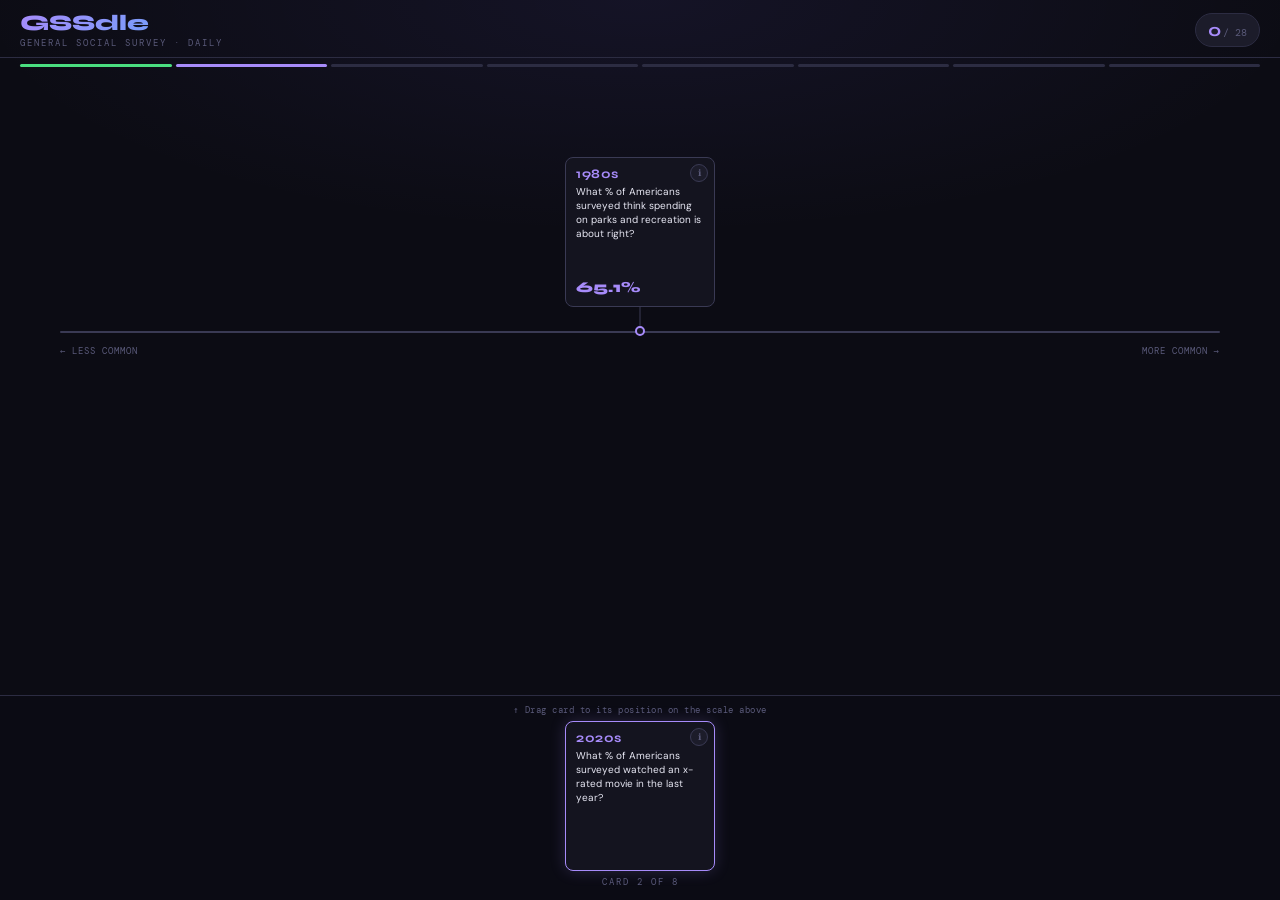
<file: game/index.html>
<!DOCTYPE html>
<html lang="en">
<head>
  <meta charset="UTF-8">
  <meta name="viewport" content="width=device-width, initial-scale=1.0, maximum-scale=1.0">
  <meta name="description" content="GSSdle — Rank survey statistics from the General Social Survey. A new puzzle every day.">
  <meta property="og:title" content="GSSdle">
  <meta property="og:description" content="How well do you know America? Rank today's 8 survey statistics.">
  <title>GSSdle</title>
  <link rel="stylesheet" href="css/style.css">
</head>
<body>
  <div id="game-root">
    <div class="error-msg">Loading GSSdle…</div>
  </div>
  <script src="js/schedule.js"></script>
  <script src="js/game.js"></script>

<div class="modal-overlay hidden" id="info-modal" onclick="closeModal(event)">
  <div class="modal-box">
    <button class="modal-close" onclick="document.getElementById('info-modal').classList.add('hidden')">✕</button>
    <div>
      <div class="modal-section-label">Survey Question</div>
      <div class="modal-question-text" id="modal-question-text">—</div>
    </div>
    <div>
      <div class="modal-section-label">Chosen Response</div>
      <div class="modal-response-list" id="modal-response-list"></div>
    </div>
    <div>
      <div class="modal-section-label">Years Asked</div>
      <div class="modal-years" id="modal-years">—</div>
    </div>
    <a class="modal-norc-link" id="modal-norc-link" href="#" target="_blank" rel="noopener">↗ View on NORC</a>
  </div>
</div>

</body>
</html>
</file>
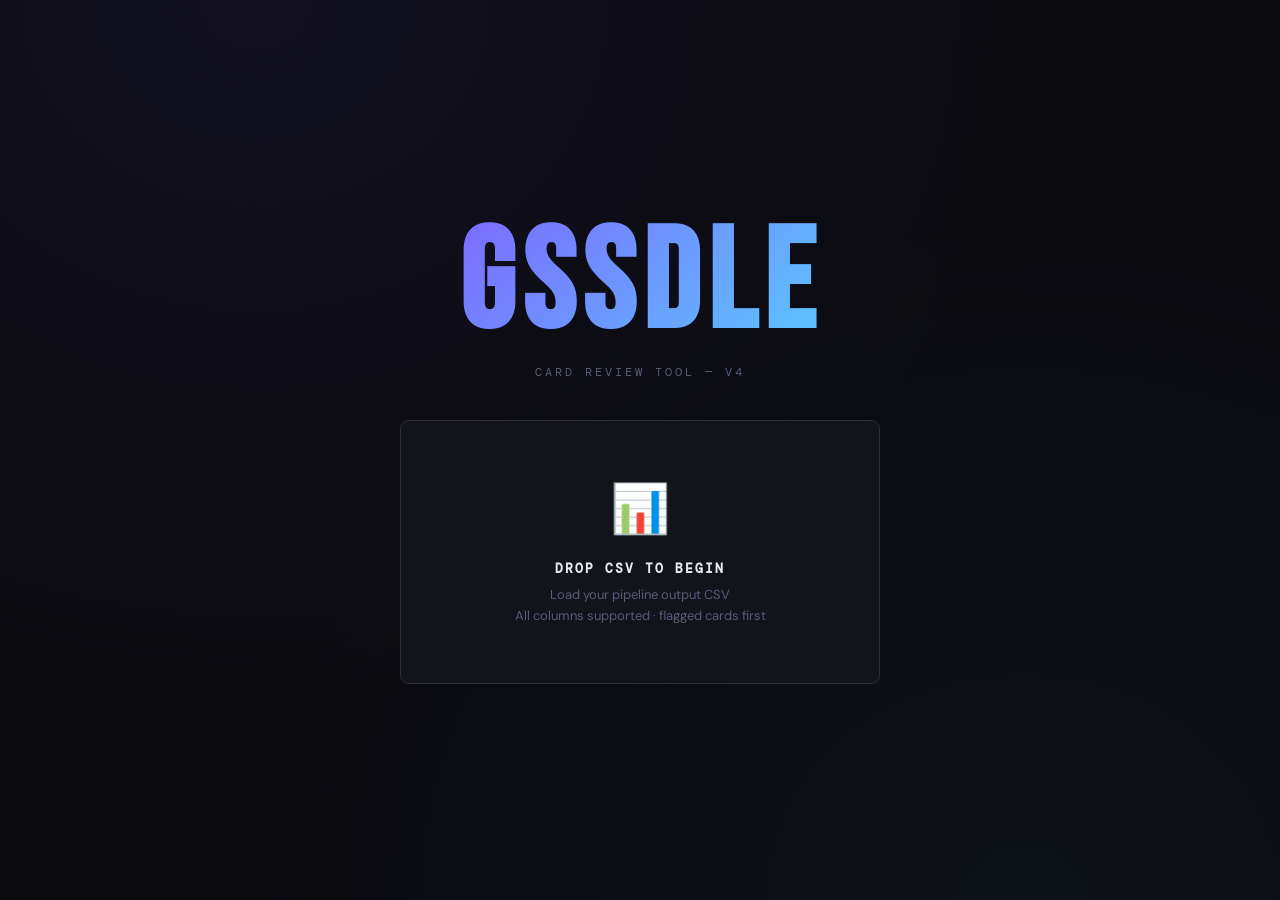
<file: review_tool/card_review_v5.html>
<!DOCTYPE html>
<html lang="en">
<head>
<meta charset="UTF-8">
<meta name="viewport" content="width=device-width, initial-scale=1.0">
<title>GSSdle — Card Review v4</title>
<style>
@import url('https://fonts.googleapis.com/css2?family=Bebas+Neue&family=Syne:wght@700;800&family=DM+Mono:ital,wght@0,400;0,500;1,400&family=DM+Sans:wght@300;400;500;600&display=swap');

:root {
  --bg:       #0a0a0f;
  --surface:  #13131a;
  --surface2: #1a1a24;
  --surface3: #21212e;
  --border:   #2a2a3a;
  --border2:  #383850;
  --accent:   #7c6aff;
  --accent2:  #a594ff;
  --yellow:   #ffd166;
  --red:      #ff5c5c;
  --green:    #5cffa0;
  --blue:     #5cc8ff;
  --orange:   #ff8c42;
  --text:     #e8e8f0;
  --muted:    #5a5a7a;
  --surf:     #1a1a24;
  --r:        6px;
}
* { box-sizing: border-box; margin: 0; padding: 0; }
body {
  background: var(--bg); color: var(--text);
  font-family: 'DM Sans', sans-serif; min-height: 100vh;
  background-image:
    radial-gradient(ellipse at 20% 0%, rgba(124,106,255,0.07) 0%, transparent 55%),
    radial-gradient(ellipse at 80% 100%, rgba(92,200,255,0.04) 0%, transparent 55%);
}

/* ── UPLOAD ─────────────────────────────────────────────── */
#upload-screen {
  display: flex; flex-direction: column; align-items: center;
  justify-content: center; min-height: 100vh; gap: 40px; padding: 40px;
}
.brand { text-align: center; }
.brand h1 {
  font-family: 'Bebas Neue', sans-serif;
  font-size: clamp(80px, 12vw, 140px); letter-spacing: 8px;
  background: linear-gradient(135deg, var(--accent) 0%, var(--blue) 100%);
  -webkit-background-clip: text; -webkit-text-fill-color: transparent;
  background-clip: text; line-height: 1;
}
.brand p { font-family: 'DM Mono', monospace; font-size: 12px; letter-spacing: 3px; color: var(--muted); text-transform: uppercase; margin-top: 8px; }
.upload-zone {
  border: 1px solid var(--border); border-radius: 8px; padding: 56px 80px;
  text-align: center; cursor: pointer; transition: all 0.25s;
  max-width: 480px; width: 100%; background: var(--surface); position: relative; overflow: hidden;
}
.upload-zone::before { content: ''; position: absolute; inset: 0; background: linear-gradient(135deg, rgba(124,106,255,0.05), transparent); opacity: 0; transition: opacity 0.25s; }
.upload-zone:hover::before, .upload-zone.drag-over::before { opacity: 1; }
.upload-zone:hover, .upload-zone.drag-over { border-color: var(--accent); transform: translateY(-2px); }
.upload-icon { font-size: 48px; margin-bottom: 20px; }
.upload-zone h3 { font-family: 'DM Mono', monospace; font-size: 13px; letter-spacing: 2px; color: var(--text); margin-bottom: 8px; }
.upload-zone p  { font-size: 13px; color: var(--muted); line-height: 1.6; }
#file-input { display: none; }

/* ── TOPBAR ─────────────────────────────────────────────── */
#review-screen { display: none; min-height: 100vh; }
.topbar {
  position: sticky; top: 0; z-index: 200;
  background: rgba(10,10,15,0.94); backdrop-filter: blur(12px);
  border-bottom: 1px solid var(--border); padding: 0 24px; height: 52px;
  display: flex; align-items: center; gap: 16px;
}
.topbar-logo { font-family: 'Bebas Neue', sans-serif; font-size: 22px; letter-spacing: 3px; background: linear-gradient(135deg, var(--accent), var(--blue)); -webkit-background-clip: text; -webkit-text-fill-color: transparent; background-clip: text; flex-shrink: 0; }
.topbar-progress { flex: 1; display: flex; flex-direction: column; gap: 4px; }
.progress-meta { display: flex; justify-content: space-between; font-family: 'DM Mono', monospace; font-size: 10px; color: var(--muted); }
.progress-track { height: 2px; background: var(--border); border-radius: 1px; overflow: hidden; }
.progress-fill  { height: 100%; background: linear-gradient(90deg, var(--accent), var(--blue)); transition: width 0.4s ease; }
.topbar-chips { display: flex; gap: 6px; flex-shrink: 0; }
.chip { font-family: 'DM Mono', monospace; font-size: 10px; padding: 3px 9px; border-radius: 20px; letter-spacing: 0.5px; border: 1px solid; }
.chip-keep    { color: var(--green);  border-color: rgba(92,255,160,0.3);  background: rgba(92,255,160,0.08); }
.chip-edit    { color: var(--accent2);border-color: rgba(165,148,255,0.3); background: rgba(165,148,255,0.08); }
.chip-defer   { color: var(--yellow); border-color: rgba(255,209,102,0.3); background: rgba(255,209,102,0.08); }
.chip-remove  { color: var(--red);    border-color: rgba(255,92,92,0.3);   background: rgba(255,92,92,0.08); }
.chip-pending { color: var(--muted);  border-color: var(--border);         background: var(--surface); }
.export-btn { background: linear-gradient(135deg, var(--accent), var(--blue)); color: #fff; border: none; padding: 6px 16px; font-family: 'DM Mono', monospace; font-size: 11px; font-weight: 500; letter-spacing: 1px; cursor: pointer; border-radius: 4px; transition: opacity 0.2s, transform 0.15s; flex-shrink: 0; }
.export-btn:hover { opacity: 0.88; transform: translateY(-1px); }

/* ── FILTERBAR ──────────────────────────────────────────── */
.filterbar { padding: 8px 24px; border-bottom: 1px solid var(--border); display: flex; gap: 6px; flex-wrap: wrap; align-items: center; background: var(--surface); }
.filter-btn { font-family: 'DM Mono', monospace; font-size: 10px; padding: 3px 11px; border-radius: 20px; border: 1px solid var(--border); background: transparent; color: var(--muted); cursor: pointer; transition: all 0.15s; letter-spacing: 0.5px; }
.filter-btn:hover  { border-color: var(--border2); color: var(--text); }
.filter-btn.active { background: var(--accent); border-color: var(--accent); color: #fff; }
.batch-btn { font-family: 'DM Mono', monospace; font-size: 10px; padding: 3px 11px; border-radius: 20px; border: 1px solid rgba(255,140,66,0.4); background: rgba(255,140,66,0.1); color: var(--orange); cursor: pointer; transition: all 0.15s; letter-spacing: 0.5px; margin-left: auto; }
.batch-btn:hover { background: rgba(255,140,66,0.2); }

/* ── MAIN LAYOUT ────────────────────────────────────────── */
.main-layout { display: grid; grid-template-columns: 1fr 340px; min-height: calc(100vh - 52px - 41px); }

/* ── LEFT ───────────────────────────────────────────────── */
.card-area { padding: 20px 24px; border-right: 1px solid var(--border); overflow-y: auto; display: flex; flex-direction: column; gap: 14px; }
.nav-row { display: flex; align-items: center; gap: 10px; }
.nav-btn { background: var(--surface); border: 1px solid var(--border); color: var(--text); padding: 6px 12px; font-family: 'DM Mono', monospace; font-size: 11px; cursor: pointer; border-radius: 4px; transition: all 0.15s; letter-spacing: 0.5px; }
.nav-btn:hover:not(:disabled) { border-color: var(--accent); color: var(--accent); }
.nav-btn:disabled { opacity: 0.25; cursor: default; }
.card-pos { font-family: 'DM Mono', monospace; font-size: 11px; color: var(--muted); flex: 1; text-align: center; }

.ai-banner { border-radius: 6px; padding: 9px 16px; display: flex; align-items: center; gap: 10px; font-family: 'DM Mono', monospace; font-size: 11px; letter-spacing: 0.5px; border: 1px solid; }
.banner-high   { background: rgba(255,92,92,0.08);   border-color: rgba(255,92,92,0.35);   color: var(--red); }
.banner-minor  { background: rgba(255,209,102,0.08); border-color: rgba(255,209,102,0.35); color: var(--yellow); }
.banner-ok     { background: rgba(92,255,160,0.06);  border-color: rgba(92,255,160,0.25);  color: var(--green); }
.banner-failed { background: rgba(255,140,66,0.08);  border-color: rgba(255,140,66,0.35);  color: var(--orange); }
.banner-reject { background: rgba(255,92,92,0.1);    border-color: rgba(255,92,92,0.4);    color: var(--red); }
.banner-label  { font-weight: 500; }
.banner-detail { opacity: 0.75; font-style: italic; }

.sec-label { font-family: 'DM Mono', monospace; font-size: 9px; letter-spacing: 2px; color: var(--muted); text-transform: uppercase; margin-bottom: 8px; }

.orig-box { background: var(--surface); border: 1px solid var(--border); border-radius: 8px; overflow: hidden; }
.orig-box-header { padding: 11px 16px; border-bottom: 1px solid var(--border); display: flex; align-items: flex-start; justify-content: space-between; gap: 12px; }
.var-code { font-family: 'DM Mono', monospace; font-size: 10px; letter-spacing: 2px; color: var(--accent2); text-transform: uppercase; margin-bottom: 5px; }
.var-tags { display: flex; gap: 6px; flex-wrap: wrap; }
.vtag { font-family: 'DM Mono', monospace; font-size: 9px; padding: 2px 7px; border-radius: 3px; border: 1px solid var(--border); color: var(--muted); background: var(--surface2); }
.vtag.route       { color: var(--blue);    border-color: rgba(92,200,255,0.3);  background: rgba(92,200,255,0.06); }
.vtag.scale       { color: var(--accent2); border-color: rgba(165,148,255,0.3); background: rgba(165,148,255,0.06); }
.vtag.risk-HIGH   { color: var(--red);     border-color: rgba(255,92,92,0.3);   background: rgba(255,92,92,0.06); }
.vtag.risk-MEDIUM { color: var(--yellow);  border-color: rgba(255,209,102,0.3); background: rgba(255,209,102,0.06); }
.vtag.risk-LOW    { color: var(--green);   border-color: rgba(92,255,160,0.3);  background: rgba(92,255,160,0.06); }
.norc-link { font-family: 'DM Mono', monospace; font-size: 9px; color: var(--accent2); text-decoration: none; opacity: 0.7; transition: opacity 0.15s; border-bottom: 1px solid rgba(165,148,255,0.3); padding-bottom: 1px; flex-shrink: 0; white-space: nowrap; }
.norc-link:hover { opacity: 1; }
.orig-body { padding: 14px 16px; display: flex; flex-direction: column; gap: 12px; }
.orig-question-text { font-size: 13px; color: var(--text); line-height: 1.65; white-space: pre-wrap; word-break: break-word; }
.orig-description   { font-family: 'DM Mono', monospace; font-size: 11px; color: var(--muted); line-height: 1.5; }

.labels-table { width: 100%; border-collapse: collapse; }
.labels-table td { font-family: 'DM Mono', monospace; font-size: 11px; padding: 3px 0; vertical-align: top; line-height: 1.4; }
.labels-table td.lnum  { width: 36px; color: var(--border2); white-space: nowrap; }
.labels-table td.lname { color: var(--muted); padding-right: 16px; }
.labels-table td.lpct  { color: var(--accent2); text-align: right; white-space: nowrap; min-width: 52px; }
.labels-table tr.chosen td.lnum  { color: var(--green); }
.labels-table tr.chosen td.lname { color: var(--green); }
.labels-table tr.chosen td.lpct  { color: var(--green); }

.agent-grid { display: grid; grid-template-columns: 1fr 1fr; gap: 10px; }
.agent-box { background: var(--surface); border: 1px solid var(--border); border-radius: 6px; padding: 12px 14px; display: flex; flex-direction: column; gap: 6px; min-height: 90px; }
.agent-box .sec-label { margin-bottom: 2px; }
.agent-val { font-family: 'DM Mono', monospace; font-size: 11px; color: var(--text); line-height: 1.55; flex: 1; white-space: pre-wrap; word-break: break-word; }
.agent-val.blank { color: var(--muted); font-style: italic; }
.conf-val { font-family: 'Bebas Neue', sans-serif; font-size: 36px; line-height: 1; background: linear-gradient(135deg, var(--accent), var(--blue)); -webkit-background-clip: text; -webkit-text-fill-color: transparent; background-clip: text; }

.mockup-wrapper { display: flex; align-items: flex-start; gap: 20px; }
.scard { width: 150px; height: 150px; background: var(--surf); border: 1px solid var(--border2); border-radius: var(--r); padding: 10px; display: flex; flex-direction: column; gap: 4px; overflow: hidden; flex-shrink: 0; }
.scard-decade { font-family: 'Syne', sans-serif; font-weight: 700; font-size: 13px; color: var(--accent2); letter-spacing: 0.5px; line-height: 1; flex-shrink: 0; }
.scard-question { font-size: 10px; line-height: 1.4; color: var(--text); flex: 1; overflow: hidden; display: -webkit-box; -webkit-line-clamp: 6; -webkit-box-orient: vertical; }
.scard-pct { font-family: 'Syne', sans-serif; font-weight: 800; font-size: 15px; color: var(--accent2); flex-shrink: 0; }
.mockup-note { font-family: 'DM Mono', monospace; font-size: 10px; color: var(--muted); line-height: 1.7; flex: 1; }

/* ── RIGHT PANEL ─────────────────────────────────────────── */
.action-panel { padding: 18px; display: flex; flex-direction: column; gap: 18px; position: sticky; top: 93px; height: calc(100vh - 93px); overflow-y: auto; }
.panel-title { font-family: 'DM Mono', monospace; font-size: 9px; letter-spacing: 2px; color: var(--muted); text-transform: uppercase; margin-bottom: 7px; }

.status-display { padding: 9px 12px; border-radius: 5px; font-family: 'DM Mono', monospace; font-size: 12px; text-align: center; letter-spacing: 0.5px; border: 1px solid; }
.s-pending  { background: rgba(90,90,122,0.15); border-color: var(--border);              color: var(--muted); }
.s-kept     { background: rgba(92,255,160,0.1);  border-color: rgba(92,255,160,0.4);       color: var(--green); }
.s-edited   { background: rgba(124,106,255,0.1); border-color: rgba(124,106,255,0.4);      color: var(--accent2); }
.s-removed  { background: rgba(255,92,92,0.1);   border-color: rgba(255,92,92,0.4);        color: var(--red); }
.s-deferred { background: rgba(255,209,102,0.1); border-color: rgba(255,209,102,0.4);      color: var(--yellow); }
.s-skipped  { background: rgba(90,90,122,0.15);  border-color: var(--border);              color: var(--muted); }

.action-btns { display: flex; flex-direction: column; gap: 6px; }
.abtn { padding: 10px 12px; border-radius: 5px; font-family: 'DM Mono', monospace; font-size: 11px; cursor: pointer; border: 1px solid; transition: all 0.15s; text-align: left; background: transparent; letter-spacing: 0.3px; display: flex; align-items: center; gap: 8px; width: 100%; }
.abtn-save   { color: var(--green);  border-color: rgba(92,255,160,0.25); }
.abtn-defer  { color: var(--yellow); border-color: rgba(255,209,102,0.25); }
.abtn-remove { color: var(--red);    border-color: rgba(255,92,92,0.25); }
.abtn-skip   { color: var(--muted);  border-color: var(--border); }
.abtn-save:hover,   .abtn-save.active   { background: rgba(92,255,160,0.1);   border-color: var(--green); }
.abtn-defer:hover,  .abtn-defer.active  { background: rgba(255,209,102,0.1);  border-color: var(--yellow); }
.abtn-remove:hover, .abtn-remove.active { background: rgba(255,92,92,0.1);    border-color: var(--red); }
.abtn-skip:hover,   .abtn-skip.active   { background: rgba(90,90,122,0.15);   border-color: var(--border2); color: var(--text); }
.abtn-icon { font-size: 13px; }

.edit-section { display: flex; flex-direction: column; gap: 8px; }
.field { display: flex; flex-direction: column; gap: 4px; }
.field label { font-family: 'DM Mono', monospace; font-size: 9px; letter-spacing: 1.5px; color: var(--muted); text-transform: uppercase; }
.field textarea, .field input { background: var(--surface2); border: 1px solid var(--border); color: var(--text); padding: 8px 10px; font-family: 'DM Sans', sans-serif; font-size: 13px; border-radius: 4px; resize: vertical; transition: border-color 0.15s; line-height: 1.5; }
.field textarea:focus, .field input:focus { outline: none; border-color: var(--accent); }
.wc { font-family: 'DM Mono', monospace; font-size: 9px; color: var(--muted); text-align: right; }
.wc.over { color: var(--yellow); }

.src-toggle { display: flex; gap: 5px; }
.src-btn { flex: 1; padding: 5px 4px; border-radius: 4px; cursor: pointer; font-family: 'DM Mono', monospace; font-size: 8px; letter-spacing: 0.3px; border: 1px solid var(--border); background: transparent; color: var(--muted); transition: all 0.15s; text-align: center; line-height: 1.4; }
.src-btn:hover  { border-color: var(--border2); color: var(--text); }
.src-btn.active { border-color: var(--accent2); color: var(--accent2); background: rgba(165,148,255,0.08); }

.label-picker { display: flex; flex-direction: column; gap: 5px; }
.label-option { display: flex; align-items: center; gap: 8px; padding: 6px 10px; border-radius: 4px; border: 1px solid var(--border); background: var(--surface2); cursor: pointer; transition: all 0.15s; user-select: none; }
.label-option:hover { border-color: var(--border2); }
.label-option.selected { border-color: rgba(92,255,160,0.4); background: rgba(92,255,160,0.07); }
.label-option input[type=checkbox] { accent-color: var(--green); flex-shrink: 0; cursor: pointer; }
.label-name { font-family: 'DM Mono', monospace; font-size: 10px; color: var(--text); flex: 1; line-height: 1.35; }
.label-pct  { font-family: 'DM Mono', monospace; font-size: 10px; color: var(--accent2); flex-shrink: 0; }
.pct-total  { font-family: 'DM Mono', monospace; font-size: 11px; color: var(--text); text-align: right; padding-top: 3px; }
.pct-total span { color: var(--accent2); }
.no-labels  { font-family: 'DM Mono', monospace; font-size: 10px; color: var(--muted); }

.field textarea.reviewer-notes { font-family: 'DM Mono', monospace; font-size: 11px; min-height: 68px; color: var(--yellow); border-color: rgba(255,209,102,0.2); }
.field textarea.reviewer-notes::placeholder { color: var(--muted); font-style: italic; }
.field textarea.reviewer-notes:focus { border-color: var(--yellow); }

/* ── DONE ───────────────────────────────────────────────── */
#done-screen { display: none; flex-direction: column; align-items: center; justify-content: center; min-height: 100vh; gap: 28px; text-align: center; padding: 40px; }
#done-screen h2 { font-family: 'Bebas Neue', sans-serif; font-size: 80px; letter-spacing: 6px; background: linear-gradient(135deg, var(--accent), var(--blue)); -webkit-background-clip: text; -webkit-text-fill-color: transparent; background-clip: text; }
#done-screen p  { font-family: 'DM Mono', monospace; font-size: 13px; color: var(--muted); line-height: 1.8; max-width: 440px; }

::-webkit-scrollbar { width: 4px; }
::-webkit-scrollbar-track { background: transparent; }
::-webkit-scrollbar-thumb { background: var(--border2); border-radius: 2px; }
#toast { position: fixed; bottom: 24px; left: 50%; transform: translateX(-50%) translateY(80px); background: var(--surface3); border: 1px solid var(--border2); color: var(--text); font-family: 'DM Mono', monospace; font-size: 11px; padding: 7px 18px; border-radius: 20px; letter-spacing: 0.5px; transition: transform 0.25s ease, opacity 0.25s; opacity: 0; z-index: 999; pointer-events: none; }
#toast.show { transform: translateX(-50%) translateY(0); opacity: 1; }
</style>
</head>
<body>

<!-- ═══ UPLOAD ══════════════════════════════════════════ -->
<div id="upload-screen">
  <div class="brand"><h1>GSSDLE</h1><p>Card Review Tool — v4</p></div>
  <div class="upload-zone" id="upload-zone" onclick="document.getElementById('file-input').click()">
    <div class="upload-icon">📊</div>
    <h3>DROP CSV TO BEGIN</h3>
    <p>Load your pipeline output CSV<br>All columns supported · flagged cards first</p>
  </div>
  <input type="file" id="file-input" accept=".csv">
</div>

<!-- ═══ REVIEW ══════════════════════════════════════════ -->
<div id="review-screen">
  <div class="topbar">
    <div class="topbar-logo">GSSDLE</div>
    <div class="topbar-progress">
      <div class="progress-meta"><span id="prog-label">0 / 0 reviewed</span><span id="prog-pct">0%</span></div>
      <div class="progress-track"><div class="progress-fill" id="prog-fill" style="width:0"></div></div>
    </div>
    <div class="topbar-chips">
      <div class="chip chip-keep">✓ <span id="c-kept">0</span></div>
      <div class="chip chip-edit">✎ <span id="c-edited">0</span></div>
      <div class="chip chip-defer">⏸ <span id="c-deferred">0</span></div>
      <div class="chip chip-remove">✕ <span id="c-removed">0</span></div>
      <div class="chip chip-pending">· <span id="c-pending">0</span></div>
    </div>
    <button class="export-btn" onclick="exportCSV()">EXPORT CSV</button>
  </div>
  <div class="filterbar" id="filterbar"></div>

  <div class="main-layout">
    <div class="card-area">
      <div class="nav-row">
        <button class="nav-btn" id="prev-btn" onclick="navigate(-1)" disabled>← PREV</button>
        <div class="card-pos" id="card-pos">— / —</div>
        <button class="nav-btn" id="next-btn" onclick="navigate(1)">NEXT →</button>
      </div>
      <div id="banner-slot"></div>
      <div id="orig-slot"></div>
      <div>
        <div class="sec-label">Agent Comments</div>
        <div class="agent-grid" id="agent-slot"></div>
      </div>
      <div>
        <div class="sec-label">Card Mockup</div>
        <div class="mockup-wrapper">
          <div class="scard">
            <div class="scard-decade">OVERALL</div>
            <div class="scard-question" id="mock-q">—</div>
            <div class="scard-pct"      id="mock-pct">—%</div>
          </div>
          <div class="mockup-note" id="mock-note"></div>
        </div>
      </div>
    </div>

    <div class="action-panel">
      <div>
        <div class="panel-title">Status</div>
        <div class="status-display s-pending" id="status-disp">PENDING REVIEW</div>
      </div>
      <div>
        <div class="panel-title">Decision</div>
        <div class="action-btns">
          <button class="abtn abtn-save"   id="abtn-save"   onclick="saveAndApprove()"><span class="abtn-icon">✓</span> Save &amp; approve</button>
          <button class="abtn abtn-defer"  id="abtn-defer"  onclick="decide('deferred')"><span class="abtn-icon">⏸</span> Defer for later</button>
          <button class="abtn abtn-remove" id="abtn-remove" onclick="decide('removed')"><span class="abtn-icon">✕</span> Reject card</button>
          <button class="abtn abtn-skip"   id="abtn-skip"   onclick="decide('skipped')"><span class="abtn-icon">→</span> Skip for now</button>
        </div>
      </div>
      <div class="edit-section">
        <div class="panel-title">Question Text</div>
        <div class="field">
          <textarea id="e-question" rows="5"></textarea>
          <div class="wc" id="e-wc">0 words</div>
        </div>
        <div class="src-toggle">
          <button class="src-btn" id="src-human"     onclick="switchSrc('human')">human_review</button>
          <button class="src-btn" id="src-generated" onclick="switchSrc('generated')">generated</button>
          <button class="src-btn" id="src-final"     onclick="switchSrc('final')">final</button>
        </div>
      </div>
      <div>
        <div class="panel-title">Chosen Response Label(s)</div>
        <div class="label-picker" id="label-picker"></div>
        <div class="pct-total" id="pct-total"></div>
      </div>
      <div class="edit-section">
        <div class="panel-title">Reviewer Notes</div>
        <div class="field">
          <textarea class="reviewer-notes" id="e-notes" rows="3" placeholder="Leave notes to yourself…"></textarea>
        </div>
      </div>
    </div>
  </div>
</div>

<!-- ═══ DONE ════════════════════════════════════════════ -->
<div id="done-screen">
  <h2>REVIEW COMPLETE</h2>
  <p id="done-summary"></p>
  <button class="export-btn" style="padding:12px 32px;font-size:13px" onclick="exportCSV()">EXPORT FINAL CSV</button>
</div>
<div id="toast"></div>

<script>
// ═══════════════════════════════════════════════════════════════
// CSV PARSER — handles quoted fields containing commas + newlines
// ═══════════════════════════════════════════════════════════════
function parseCSV(raw) {
  const s = raw.replace(/\r\n/g, '\n').replace(/\r/g, '\n');
  let pos = 0;

  function readField() {
    if (pos >= s.length || s[pos] === '\n') return '';
    if (s[pos] === '"') {
      pos++;
      let v = '';
      while (pos < s.length) {
        if (s[pos] === '"') {
          if (s[pos + 1] === '"') { v += '"'; pos += 2; }
          else { pos++; break; }
        } else { v += s[pos++]; }
      }
      return v;
    }
    let v = '';
    while (pos < s.length && s[pos] !== ',' && s[pos] !== '\n') v += s[pos++];
    return v;
  }

  function readRow() {
    const fields = [];
    while (pos < s.length && s[pos] !== '\n') {
      fields.push(readField());
      if (pos < s.length && s[pos] === ',') pos++;
    }
    if (pos < s.length && s[pos] === '\n') pos++;
    return fields;
  }

  const headerFields = readRow();
  const headers = headerFields.map(h => h.trim());
  const rows = [];
  while (pos < s.length) {
    const fields = readRow();
    if (fields.length === 1 && fields[0].trim() === '') continue;
    const obj = {};
    headers.forEach((h, i) => { obj[h] = i < fields.length ? fields[i] : ''; });
    rows.push(obj);
  }
  return rows;
}

function toCSV(rows) {
  if (!rows.length) return '';
  const headers = Object.keys(rows[0]);
  const esc = v => {
    const s = String(v ?? '');
    return (s.includes(',') || s.includes('"') || s.includes('\n'))
      ? '"' + s.replace(/"/g, '""') + '"' : s;
  };
  return [headers.join(','), ...rows.map(r => headers.map(h => esc(r[h])).join(','))].join('\n');
}

// ═══════════════════════════════════════════════════════════════
// HELPERS
// ═══════════════════════════════════════════════════════════════
function blank(v) {
  if (v === undefined || v === null) return true;
  const s = String(v).trim().toLowerCase();
  return s === '' || s === 'nan' || s === 'none';
}
function H(s) {
  return String(s || '').replace(/&/g,'&amp;').replace(/</g,'&lt;').replace(/>/g,'&gt;').replace(/"/g,'&quot;');
}

// Parse "[1] yes / [2] no / [NA(i)] iap / ..." → [{num, label}] (non-NA only)
function parseValueLabels(str) {
  if (blank(str)) return [];
  return str.split('/')
    .map(s => s.trim())
    .filter(s => s.length > 0 && !/^\[?NA/i.test(s) && !/^NA\s/i.test(s))
    .map(s => {
      const m = s.match(/^\[(\d+(?:\.\d+)?)\]\s*(.+)$/);
      return m ? { num: parseFloat(m[1]), label: m[2].trim() } : { num: null, label: s };
    });
}

// Parse response_pcts Python list-of-dicts → Map<float, entry>
function parseResponsePcts(str) {
  if (blank(str)) return new Map();
  try {
    const json = str
      .replace(/'/g, '"')
      .replace(/\bnan\b/gi, 'null')
      .replace(/\bNone\b/g, 'null')
      .replace(/\bTrue\b/g, 'true')
      .replace(/\bFalse\b/g, 'false');
    const arr = JSON.parse(json);
    const map = new Map();
    arr.forEach(e => {
      const k = parseFloat(e.resp_label);
      if (!isNaN(k)) map.set(k, e);
    });
    return map;
  } catch (e) { return new Map(); }
}

// Parse chosen_response_raw_labels "['1','2']" → Set<float>
function parseChosenRaw(str) {
  if (blank(str)) return new Set();
  try {
    const arr = JSON.parse(str.replace(/'/g, '"'));
    const s = new Set();
    arr.forEach(v => { const n = parseFloat(v); if (!isNaN(n)) s.add(n); });
    return s;
  } catch (e) { return new Set(); }
}

// Parse chosen_response "1" or "1.0 + 2.0" → Set<float>  (fallback)
function parseChosenResponse(str) {
  if (blank(str)) return new Set();
  const s = new Set();
  str.split(/\+/).forEach(p => { const n = parseFloat(p.trim()); if (!isNaN(n)) s.add(n); });
  return s;
}

// Sum pcts for chosen labels; response_pcts values are 0–1, return 0–100
function sumChosenPct(chosenNums, respPctMap) {
  let sum = 0;
  chosenNums.forEach(n => {
    const e = respPctMap.get(n);
    if (e && e.pct_overall != null) sum += parseFloat(e.pct_overall) || 0;
  });
  return sum * 100;
}

// Default question text: Question_text_human_review if present, else question_text_generated
function defaultQuestion(card) {
  if (!blank(card['Question_text_human_review'])) return card['Question_text_human_review'];
  return blank(card['question_text_generated']) ? '' : card['question_text_generated'];
}

// ═══════════════════════════════════════════════════════════════
// STATE
// ═══════════════════════════════════════════════════════════════
let allRows    = [];
let cards      = [];
let filtered   = [];
let currentIdx = 0;
let activeFilter = 'all';

// decisions[variable] = { status, questionText, chosenNums, pctOverride, reviewerNotes, _srcActive }
let decisions = {};

function sortPriority(c) {
  if (c.reviewer_failed === 'True') return 0;
  const et = (c.edit_type || '').toUpperCase();
  if (et === 'HIGH_EDIT')      return 1;
  if (et === 'MINOR_PHRASING') return 2;
  if (c.human_review === 'True') return 3;
  if (c.reject === 'True')     return 4;
  return 5;
}

// ═══════════════════════════════════════════════════════════════
// LOAD
// ═══════════════════════════════════════════════════════════════
document.getElementById('file-input').addEventListener('change', e => { if (e.target.files[0]) loadFile(e.target.files[0]); });
const uz = document.getElementById('upload-zone');
uz.addEventListener('dragover',  e => { e.preventDefault(); uz.classList.add('drag-over'); });
uz.addEventListener('dragleave', () => uz.classList.remove('drag-over'));
uz.addEventListener('drop', e => { e.preventDefault(); uz.classList.remove('drag-over'); if (e.dataTransfer.files[0]) loadFile(e.dataTransfer.files[0]); });

function loadFile(file) {
  const reader = new FileReader();
  reader.onload = ev => {
    allRows = parseCSV(ev.target.result);
    const seen = new Set(); cards = [];
    allRows.forEach(r => { if (!seen.has(r.variable)) { seen.add(r.variable); cards.push(r); } });
    cards.sort((a, b) => sortPriority(a) - sortPriority(b));

    decisions = {};
    cards.forEach(c => {
      let chosenNums = parseChosenRaw(c.chosen_response_raw_labels);
      if (chosenNums.size === 0) chosenNums = parseChosenResponse(c.chosen_response);
      decisions[c.variable] = {
        status:        'pending',
        questionText:  defaultQuestion(c),
        chosenNums:    new Set(chosenNums),   // own copy
        pctOverride:   null,
        reviewerNotes: blank(c['Reviewer notes']) ? '' : c['Reviewer notes'],
        _srcActive:    blank(c['Question_text_human_review']) ? 'generated' : 'human',
      };
    });

    buildFilters();
    applyFilter('all');
    document.getElementById('upload-screen').style.display = 'none';
    document.getElementById('review-screen').style.display = 'block';
  };
  reader.readAsText(file);
}

// ═══════════════════════════════════════════════════════════════
// FILTERS
// ═══════════════════════════════════════════════════════════════
function buildFilters() {
  const n = { all: cards.length, high:0, minor:0, flagged:0, failed:0, rejected:0, clean:0 };
  cards.forEach(c => {
    const et = (c.edit_type || '').toUpperCase();
    if      (c.reviewer_failed === 'True')  n.failed++;
    else if (et === 'HIGH_EDIT')            n.high++;
    else if (et === 'MINOR_PHRASING')       n.minor++;
    else if (c.reject === 'True')           n.rejected++;
    else if (c.human_review === 'True')     n.flagged++;
    else                                    n.clean++;
  });
  const defs = [
    { key:'all',      label:`ALL (${n.all})` },
    { key:'high',     label:`🔴 HIGH EDIT (${n.high})` },
    { key:'minor',    label:`🟡 MINOR (${n.minor})` },
    { key:'flagged',  label:`🟠 FLAGGED (${n.flagged})` },
    { key:'failed',   label:`⚠ FAILED (${n.failed})` },
    { key:'rejected', label:`✕ REJECTED (${n.rejected})` },
    { key:'clean',    label:`🟢 CLEAN (${n.clean})` },
  ];
  document.getElementById('filterbar').innerHTML =
    defs.map(d => `<button class="filter-btn${d.key==='all'?' active':''}" onclick="applyFilter('${d.key}')" data-key="${d.key}">${d.label}</button>`).join('')
    + (n.failed > 0 ? `<button class="batch-btn" onclick="batchApproveFailed()">⚠ BATCH APPROVE FAILED (${n.failed})</button>` : '');
}

function applyFilter(key) {
  activeFilter = key;
  document.querySelectorAll('.filter-btn').forEach(b => b.classList.toggle('active', b.dataset.key === key));
  const et = s => (s.edit_type || '').toUpperCase();
  filtered =
    key==='all'      ? [...cards] :
    key==='high'     ? cards.filter(c => et(c) === 'HIGH_EDIT') :
    key==='minor'    ? cards.filter(c => et(c) === 'MINOR_PHRASING') :
    key==='flagged'  ? cards.filter(c => c.human_review==='True' && et(c)==='NONE' && c.reviewer_failed!=='True') :
    key==='failed'   ? cards.filter(c => c.reviewer_failed === 'True') :
    key==='rejected' ? cards.filter(c => c.reject === 'True') :
    cards.filter(c => c.reviewer_failed!=='True' && et(c)==='NONE' && c.reject!=='True' && c.human_review!=='True');

  currentIdx = 0;
  if (!filtered.length) {
    document.getElementById('card-pos').textContent = '0 / 0';
    ['prev-btn','next-btn'].forEach(id => document.getElementById(id).disabled = true);
    document.getElementById('banner-slot').innerHTML = '';
    document.getElementById('orig-slot').innerHTML   = '<div style="padding:32px;text-align:center;color:var(--muted);font-family:\'DM Mono\',monospace;font-size:12px">NO CARDS IN THIS FILTER</div>';
    document.getElementById('agent-slot').innerHTML  = '';
    return;
  }
  renderCard(0);
}

// ═══════════════════════════════════════════════════════════════
// NAVIGATE
// ═══════════════════════════════════════════════════════════════
function navigate(dir) {
  const n = currentIdx + dir;
  if (n >= 0 && n < filtered.length) { flushEdits(); renderCard(n); }
}

document.addEventListener('keydown', e => {
  if (e.target.tagName === 'TEXTAREA' || e.target.tagName === 'INPUT') return;
  if (e.key === 'ArrowRight' || e.key === 'ArrowDown') navigate(1);
  if (e.key === 'ArrowLeft'  || e.key === 'ArrowUp')   navigate(-1);
  if (e.key === 'd' || e.key === 'D') decide('deferred');
  if (e.key === 'r' || e.key === 'R') decide('removed');
  if (e.key === 's' || e.key === 'S') decide('skipped');
});

// ═══════════════════════════════════════════════════════════════
// FLUSH — write panel state back to decisions[] before leaving
// ═══════════════════════════════════════════════════════════════
function flushEdits() {
  const card = filtered[currentIdx];
  if (!card) return;
  const dec = decisions[card.variable];
  if (!dec) return;
  dec.questionText  = document.getElementById('e-question').value;
  dec.reviewerNotes = document.getElementById('e-notes').value;
}

// ═══════════════════════════════════════════════════════════════
// RENDER CARD — the only place that writes to the DOM
// ═══════════════════════════════════════════════════════════════
function renderCard(idx) {
  currentIdx = idx;
  const card = filtered[idx];
  if (!card) return;
  const dec = decisions[card.variable];

  const editType       = (card.edit_type || '').toUpperCase();
  const reviewerFailed = card.reviewer_failed === 'True';
  const pipelineRej    = card.reject === 'True';
  const humanReview    = card.human_review === 'True';

  // Nav
  document.getElementById('card-pos').textContent = `${idx+1} / ${filtered.length}`;
  document.getElementById('prev-btn').disabled    = idx === 0;
  document.getElementById('next-btn').disabled    = idx === filtered.length - 1;

  // Banner
  let banCls='banner-ok', banIcon='🟢', banLabel='REVIEWER: LOOKS GOOD', banDetail='';
  if      (reviewerFailed)              { banCls='banner-failed'; banIcon='⚠';  banLabel='REVIEWER AGENT FAILED';  banDetail='non-JSON response — no AI audit'; }
  else if (pipelineRej)                 { banCls='banner-reject'; banIcon='✕';  banLabel='PIPELINE REJECTED';      banDetail=H(card.reject_reason||''); }
  else if (editType==='HIGH_EDIT')      { banCls='banner-high';   banIcon='🔴'; banLabel='HIGH EDIT NEEDED';       banDetail=H(card.flag_reason||''); }
  else if (editType==='MINOR_PHRASING') { banCls='banner-minor';  banIcon='🟡'; banLabel='MINOR PHRASING ISSUE';   banDetail=H(card.flag_reason||''); }
  else if (humanReview)                 { banCls='banner-minor';  banIcon='🟠'; banLabel='FLAGGED FOR REVIEW';     banDetail=H(card.flag_reason||''); }

  document.getElementById('banner-slot').innerHTML =
    `<div class="ai-banner ${banCls}">
       <span>${banIcon}</span>
       <span class="banner-label">${banLabel}</span>
       ${banDetail ? `<span class="banner-detail">— ${banDetail}</span>` : ''}
     </div>`;

  // Parse labels & pcts
  const valueLabels = parseValueLabels(card.value_labels || '');
  const respPctMap  = parseResponsePcts(card.response_pcts || '');

  // Tags + NORC
  const riskCls = card.risk_tier ? `risk-${card.risk_tier}` : '';
  const tagHTML = [
    card.pipeline_route ? `<span class="vtag route">${H(card.pipeline_route)}</span>` : '',
    card.scale_type     ? `<span class="vtag scale">${H(card.scale_type)}</span>`      : '',
    card.risk_tier      ? `<span class="vtag ${riskCls}">${H(card.risk_tier)} RISK</span>` : '',
    card.module         ? `<span class="vtag">${H(card.module)}</span>`                : '',
  ].filter(Boolean).join('');
  const norcHTML = !blank(card.norc_url)
    ? `<a class="norc-link" href="${H(card.norc_url)}" target="_blank" rel="noopener">↗ NORC</a>` : '';

  // Labels table — ALL non-NA labels, chosen ones green
  const labelRowsHTML = valueLabels.map(({num, label}) => {
    const entry   = (num !== null) ? respPctMap.get(num) : null;
    const pctFrac = entry ? parseFloat(entry.pct_overall) : null;
    const pctDisp = (pctFrac !== null && !isNaN(pctFrac)) ? (pctFrac * 100).toFixed(1) + '%' : '';
    const chosen  = (num !== null) && dec.chosenNums.has(num);
    return `<tr class="${chosen ? 'chosen' : ''}">
      <td class="lnum">${num !== null ? '[' + num + ']' : ''}</td>
      <td class="lname">${H(label)}</td>
      <td class="lpct">${pctDisp}</td>
    </tr>`;
  }).join('');

  // Orig box
  document.getElementById('orig-slot').innerHTML = `
    <div class="orig-box">
      <div class="orig-box-header">
        <div>
          <div class="var-code">${H(card.variable)}</div>
          <div class="var-tags" style="margin-top:5px">${tagHTML}</div>
        </div>
        ${norcHTML}
      </div>
      <div class="orig-body">
        ${!blank(card.question_text)  ? `<div class="orig-question-text">${H(card.question_text)}</div>` : ''}
        ${labelRowsHTML               ? `<table class="labels-table">${labelRowsHTML}</table>` : ''}
        ${!blank(card.description)    ? `<div class="orig-description">${H(card.description)}</div>` : ''}
      </div>
    </div>`;

  // Agent grid
  const confRaw = parseFloat(card.confidence);
  const confPct = !isNaN(confRaw) ? Math.round(confRaw * 100) + '%' : '—';
  document.getElementById('agent-slot').innerHTML =
    [
      { label:'PCT REASONING', val: card.pct_reasoning },
      { label:'FLAG REASON',   val: card.flag_reason },
      { label:'SUGGESTED FIX', val: card.suggested_fix },
      { label:'REJECT REASON', val: card.reject_reason },
    ].map(({ label, val }) => {
      const b = blank(val);
      return `<div class="agent-box">
        <div class="sec-label">${label}</div>
        <div class="agent-val${b?' blank':''}">${b ? '—' : H(val)}</div>
      </div>`;
    }).join('')
    + `<div class="agent-box" style="grid-column:span 2;flex-direction:row;align-items:center;gap:16px">
         <div class="sec-label" style="margin:0">CONFIDENCE</div>
         <div class="conf-val">${confPct}</div>
       </div>`;

  // ── RIGHT PANEL — write all fields from dec ───────────────
  // Question text editor — always write from dec.questionText, which was set on load or last flush
  document.getElementById('e-question').value = dec.questionText;
  updateWC();

  // Source toggle highlight
  setSrcHighlight(dec._srcActive || 'generated');

  // Label picker
  renderLabelPicker(valueLabels, respPctMap, dec.chosenNums);

  // Reviewer notes
  document.getElementById('e-notes').value = dec.reviewerNotes || '';

  // Mockup
  updateMockup(dec, card, respPctMap);

  // Status
  updateStatus(dec.status);
  updateStats();
}

// ═══════════════════════════════════════════════════════════════
// SOURCE TOGGLE
// ═══════════════════════════════════════════════════════════════
function setSrcHighlight(src) {
  ['human','generated','final'].forEach(k =>
    document.getElementById('src-' + k).classList.toggle('active', k === src)
  );
}

function switchSrc(src) {
  flushEdits();
  const card = filtered[currentIdx];
  if (!card) return;
  const dec = decisions[card.variable];
  const srcMap = {
    human:     card['Question_text_human_review'] || '',
    generated: card['question_text_generated']    || '',
    final:     card['question_text_final']         || '',
  };
  dec.questionText = srcMap[src];
  dec._srcActive   = src;
  document.getElementById('e-question').value = dec.questionText;
  setSrcHighlight(src);
  updateWC();
  updateMockup(dec, card, parseResponsePcts(card.response_pcts || ''));
}

// ═══════════════════════════════════════════════════════════════
// LABEL PICKER
// ═══════════════════════════════════════════════════════════════
function renderLabelPicker(valueLabels, respPctMap, chosenNums) {
  const picker = document.getElementById('label-picker');
  if (!valueLabels.length) {
    picker.innerHTML = '<div class="no-labels">No non-NA labels available</div>';
    document.getElementById('pct-total').innerHTML = '';
    return;
  }
  picker.innerHTML = valueLabels.map(({ num, label }) => {
    const entry   = (num !== null) ? respPctMap.get(num) : null;
    const pctFrac = entry ? parseFloat(entry.pct_overall) : null;
    const pctDisp = (pctFrac !== null && !isNaN(pctFrac)) ? (pctFrac * 100).toFixed(1) + '%' : '';
    const sel     = (num !== null) && chosenNums.has(num);
    return `<label class="label-option${sel ? ' selected' : ''}">
      <input type="checkbox" ${sel ? 'checked' : ''} data-num="${num}"
        onchange="toggleLabel(${num}, this.checked)">
      <span class="label-name">${num !== null ? '[' + num + '] ' : ''}${H(label)}</span>
      ${pctDisp ? `<span class="label-pct">${pctDisp}</span>` : ''}
    </label>`;
  }).join('');
  refreshPctTotal();
}

function toggleLabel(num, checked) {
  const card = filtered[currentIdx];
  if (!card) return;
  const dec = decisions[card.variable];
  if (checked) dec.chosenNums.add(num);
  else         dec.chosenNums.delete(num);

  // Sync checkbox visual state
  document.querySelectorAll('#label-picker .label-option').forEach(el => {
    el.classList.toggle('selected', el.querySelector('input[type=checkbox]').checked);
  });

  // Sync orig-box table highlighting
  document.querySelectorAll('.labels-table tr').forEach(tr => {
    const cell = tr.querySelector('.lnum');
    if (!cell) return;
    const m = cell.textContent.match(/\[(\d+(?:\.\d+)?)\]/);
    if (!m) return;
    tr.classList.toggle('chosen', dec.chosenNums.has(parseFloat(m[1])));
  });

  refreshPctTotal();
  updateMockup(dec, card, parseResponsePcts(card.response_pcts || ''));
}

function refreshPctTotal() {
  const card = filtered[currentIdx];
  if (!card) return;
  const dec        = decisions[card.variable];
  const respPctMap = parseResponsePcts(card.response_pcts || '');
  const pct        = sumChosenPct(dec.chosenNums, respPctMap);
  dec.pctOverride  = dec.chosenNums.size > 0 ? pct : null;
  document.getElementById('pct-total').innerHTML = dec.chosenNums.size > 0
    ? `pct_overall → <span>${pct.toFixed(2)}%</span>` : '';
}

// ═══════════════════════════════════════════════════════════════
// MOCKUP
// ═══════════════════════════════════════════════════════════════
function updateMockup(dec, card, respPctMap) {
  document.getElementById('mock-q').textContent   = dec.questionText || '—';
  const pctDisplay = dec.pctOverride !== null
    ? dec.pctOverride.toFixed(2) + '%'
    : (!blank(card.pct_overall) ? parseFloat(card.pct_overall).toFixed(2) + '%' : '—%');
  document.getElementById('mock-pct').textContent = pctDisplay;

  const vl    = parseValueLabels(card.value_labels || '');
  const names = [];
  dec.chosenNums.forEach(n => {
    const found = vl.find(l => l.num === n);
    if (found) names.push('[' + n + '] ' + found.label);
  });
  document.getElementById('mock-note').innerHTML =
    `<span style="color:var(--muted)">Chosen:</span> ${names.length ? names.join(', ') : '—'}`
    + (dec.pctOverride !== null ? `<br><span style="color:var(--muted)">Computed:</span> ${dec.pctOverride.toFixed(2)}%` : '');
}

// Live update mockup as user types
document.getElementById('e-question').addEventListener('input', () => {
  updateWC();
  const card = filtered[currentIdx];
  if (!card) return;
  const dec = decisions[card.variable];
  dec.questionText = document.getElementById('e-question').value;
  updateMockup(dec, card, parseResponsePcts(card.response_pcts || ''));
});

function updateWC() {
  const t = document.getElementById('e-question').value.trim();
  const w = t ? t.split(/\s+/).length : 0;
  const el = document.getElementById('e-wc');
  el.textContent = `${w} words`;
  el.className   = 'wc' + (w > 20 ? ' over' : '');
}

// ═══════════════════════════════════════════════════════════════
// DECISIONS
// ═══════════════════════════════════════════════════════════════
function saveAndApprove() {
  flushEdits();
  const card = filtered[currentIdx];
  if (!card) return;
  const dec = decisions[card.variable];

  const origText   = defaultQuestion(card).trim();
  const origChosen = (() => {
    let s = parseChosenRaw(card.chosen_response_raw_labels);
    if (s.size === 0) s = parseChosenResponse(card.chosen_response);
    return s;
  })();

  const textChanged   = dec.questionText.trim() !== origText;
  const chosenChanged = [...dec.chosenNums].sort().join() !== [...origChosen].sort().join();
  dec.status = (textChanged || chosenChanged) ? 'edited' : 'kept';

  updateStatus(dec.status); updateStats();
  setTimeout(() => advance(), 280);
}

function decide(status) {
  flushEdits();
  const card = filtered[currentIdx];
  if (!card) return;
  decisions[card.variable].status = status;
  updateStatus(status); updateStats();
  setTimeout(() => advance(), 280);
}

function advance() {
  if (currentIdx < filtered.length - 1) navigate(1);
  else if (activeFilter !== 'all') applyFilter('all');
  else showDone();
}

function batchApproveFailed() {
  const fc = cards.filter(c => c.reviewer_failed === 'True');
  fc.forEach(c => { decisions[c.variable].status = 'kept'; });
  updateStats(); showToast(`Batch approved ${fc.length} reviewer-failed cards`);
  if (filtered[currentIdx] && filtered[currentIdx].reviewer_failed === 'True') renderCard(currentIdx);
}

// ── Status + stats ────────────────────────────────────────────
function updateStatus(status) {
  const map = {
    pending:  ['s-pending',  'PENDING REVIEW'],
    kept:     ['s-kept',     '✓ APPROVED'],
    edited:   ['s-edited',   '✎ EDITED & APPROVED'],
    removed:  ['s-removed',  '✕ REJECTED'],
    deferred: ['s-deferred', '⏸ DEFERRED'],
    skipped:  ['s-skipped',  '→ SKIPPED'],
  };
  const [cls, label] = map[status] || map.pending;
  const el = document.getElementById('status-disp');
  el.className = `status-display ${cls}`; el.textContent = label;
  document.getElementById('abtn-save').classList.toggle('active',   status==='kept'||status==='edited');
  document.getElementById('abtn-defer').classList.toggle('active',  status==='deferred');
  document.getElementById('abtn-remove').classList.toggle('active', status==='removed');
  document.getElementById('abtn-skip').classList.toggle('active',   status==='skipped');
}

function updateStats() {
  const n = { kept:0, edited:0, removed:0, deferred:0, skipped:0, pending:0 };
  Object.values(decisions).forEach(d => n[d.status] = (n[d.status]||0) + 1);
  document.getElementById('c-kept').textContent     = n.kept + n.edited;
  document.getElementById('c-edited').textContent   = n.edited;
  document.getElementById('c-deferred').textContent = n.deferred;
  document.getElementById('c-removed').textContent  = n.removed;
  document.getElementById('c-pending').textContent  = n.pending + n.skipped;
  const total    = cards.length;
  const reviewed = total - n.pending - n.skipped;
  document.getElementById('prog-label').textContent = `${reviewed} / ${total} reviewed`;
  const pct = total ? Math.round(reviewed / total * 100) : 0;
  document.getElementById('prog-pct').textContent  = pct + '%';
  document.getElementById('prog-fill').style.width = pct + '%';
}

function showDone() {
  const n = { kept:0, edited:0, removed:0, deferred:0, skipped:0, pending:0 };
  Object.values(decisions).forEach(d => n[d.status] = (n[d.status]||0) + 1);
  document.getElementById('review-screen').style.display = 'none';
  document.getElementById('done-screen').style.display   = 'flex';
  document.getElementById('done-summary').textContent    =
    `${n.kept+n.edited} approved (${n.edited} edited) · ${n.deferred} deferred · ${n.removed} rejected · ${n.pending+n.skipped} pending/skipped`;
}

// ═══════════════════════════════════════════════════════════════
// EXPORT
// ═══════════════════════════════════════════════════════════════
function exportCSV() {
  const removedVars = new Set(
    Object.entries(decisions).filter(([, d]) => d.status === 'removed').map(([v]) => v)
  );
  const out = allRows.filter(r => !removedVars.has(r.variable)).map(r => {
    const dec = decisions[r.variable];
    const row = { ...r };
    if (!dec) { row['Human review status'] = 'unreviewed'; return row; }

    // Write back edited question text
    row['Question_text_human_review'] = dec.questionText || '';

    // Sync chosen labels
    if (dec.chosenNums.size > 0) {
      const nums = [...dec.chosenNums].sort((a, b) => a - b);
      row['chosen_response_raw_labels'] = "['" + nums.map(n => String(Math.floor(n))).join("', '") + "']";
      row['chosen_response'] = nums.map(n => n % 1 === 0 ? n + '.0' : String(n)).join(' + ');
      if (dec.pctOverride !== null) row['pct_overall'] = dec.pctOverride.toFixed(2);
    }

    if (dec.reviewerNotes) row['Reviewer notes'] = dec.reviewerNotes;
    row['Human review status'] = dec.status;
    return row;
  });

  const blob = new Blob([toCSV(out)], { type: 'text/csv' });
  const url  = URL.createObjectURL(blob);
  const a    = document.createElement('a');
  a.href = url; a.download = 'game_cards_reviewed.csv'; a.click();
  URL.revokeObjectURL(url);
  showToast('CSV exported');
}

function showToast(msg) {
  const t = document.getElementById('toast');
  t.textContent = msg; t.classList.add('show');
  setTimeout(() => t.classList.remove('show'), 2600);
}
</script>
</body>
</html>
</file>
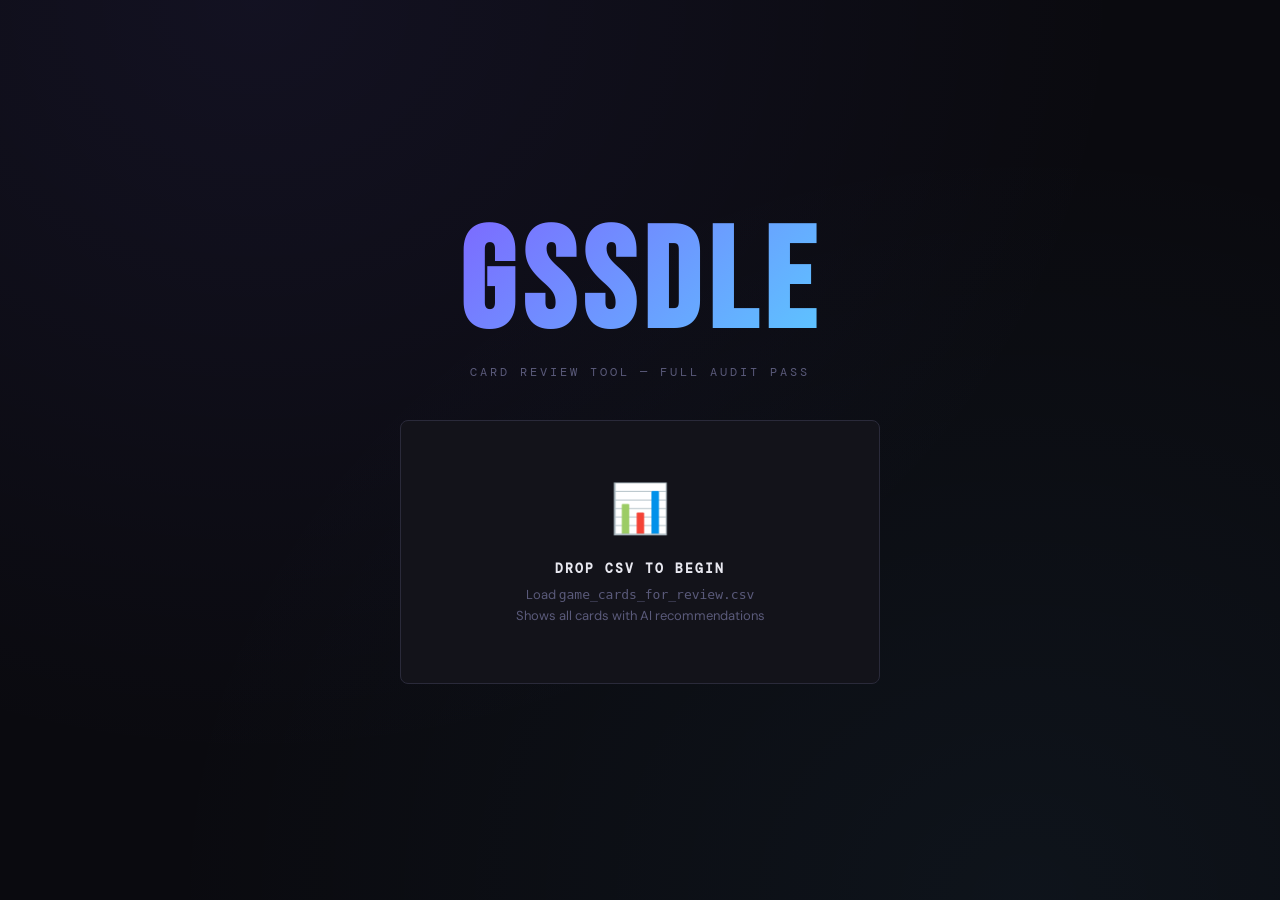
<file: review_tool/legacy_card_review.html>
<!DOCTYPE html>
<html lang="en">
<head>
<meta charset="UTF-8">
<meta name="viewport" content="width=device-width, initial-scale=1.0">
<title>GSSdle — Card Review v2</title>
<style>
@import url('https://fonts.googleapis.com/css2?family=Bebas+Neue&family=DM+Mono:ital,wght@0,400;0,500;1,400&family=DM+Sans:wght@300;400;500;600&display=swap');

:root {
  --bg:       #0a0a0f;
  --surface:  #13131a;
  --surface2: #1a1a24;
  --surface3: #21212e;
  --border:   #2a2a3a;
  --border2:  #383850;
  --accent:   #7c6aff;
  --accent2:  #a594ff;
  --yellow:   #ffd166;
  --red:      #ff5c5c;
  --green:    #5cffa0;
  --blue:     #5cc8ff;
  --text:     #e8e8f0;
  --muted:    #5a5a7a;
  --dim:      #2e2e42;
}

* { box-sizing: border-box; margin: 0; padding: 0; }

body {
  background: var(--bg);
  color: var(--text);
  font-family: 'DM Sans', sans-serif;
  min-height: 100vh;
  background-image:
    radial-gradient(ellipse at 20% 0%, rgba(124,106,255,0.08) 0%, transparent 60%),
    radial-gradient(ellipse at 80% 100%, rgba(92,200,255,0.05) 0%, transparent 60%);
}

/* ── UPLOAD ── */
#upload-screen {
  display: flex;
  flex-direction: column;
  align-items: center;
  justify-content: center;
  min-height: 100vh;
  gap: 40px;
  padding: 40px;
}

.brand {
  text-align: center;
}

.brand h1 {
  font-family: 'Bebas Neue', sans-serif;
  font-size: clamp(80px, 12vw, 140px);
  letter-spacing: 8px;
  background: linear-gradient(135deg, var(--accent) 0%, var(--blue) 100%);
  -webkit-background-clip: text;
  -webkit-text-fill-color: transparent;
  background-clip: text;
  line-height: 1;
}

.brand p {
  font-family: 'DM Mono', monospace;
  font-size: 12px;
  letter-spacing: 3px;
  color: var(--muted);
  text-transform: uppercase;
  margin-top: 8px;
}

.upload-zone {
  border: 1px solid var(--border);
  border-radius: 8px;
  padding: 56px 80px;
  text-align: center;
  cursor: pointer;
  transition: all 0.25s;
  max-width: 480px;
  width: 100%;
  background: var(--surface);
  position: relative;
  overflow: hidden;
}

.upload-zone::before {
  content: '';
  position: absolute;
  inset: 0;
  background: linear-gradient(135deg, rgba(124,106,255,0.05), transparent);
  opacity: 0;
  transition: opacity 0.25s;
}

.upload-zone:hover::before,
.upload-zone.drag-over::before { opacity: 1; }
.upload-zone:hover, .upload-zone.drag-over {
  border-color: var(--accent);
  transform: translateY(-2px);
}

.upload-icon { font-size: 48px; margin-bottom: 20px; }

.upload-zone h3 {
  font-family: 'DM Mono', monospace;
  font-size: 13px;
  letter-spacing: 2px;
  color: var(--text);
  margin-bottom: 8px;
}

.upload-zone p { font-size: 13px; color: var(--muted); line-height: 1.6; }

#file-input { display: none; }

/* ── TOP BAR ── */
#review-screen { display: none; min-height: 100vh; }

.topbar {
  position: sticky;
  top: 0;
  z-index: 200;
  background: rgba(10,10,15,0.92);
  backdrop-filter: blur(12px);
  border-bottom: 1px solid var(--border);
  padding: 0 28px;
  height: 56px;
  display: flex;
  align-items: center;
  gap: 20px;
}

.topbar-logo {
  font-family: 'Bebas Neue', sans-serif;
  font-size: 24px;
  letter-spacing: 3px;
  background: linear-gradient(135deg, var(--accent), var(--blue));
  -webkit-background-clip: text;
  -webkit-text-fill-color: transparent;
  background-clip: text;
  flex-shrink: 0;
}

.topbar-progress {
  flex: 1;
  display: flex;
  flex-direction: column;
  gap: 5px;
}

.progress-meta {
  display: flex;
  justify-content: space-between;
  font-family: 'DM Mono', monospace;
  font-size: 10px;
  color: var(--muted);
  letter-spacing: 1px;
}

.progress-track {
  height: 2px;
  background: var(--border);
  border-radius: 1px;
  overflow: hidden;
}

.progress-fill {
  height: 100%;
  background: linear-gradient(90deg, var(--accent), var(--blue));
  transition: width 0.4s ease;
}

.topbar-chips {
  display: flex;
  gap: 8px;
  flex-shrink: 0;
}

.chip {
  font-family: 'DM Mono', monospace;
  font-size: 10px;
  padding: 3px 10px;
  border-radius: 20px;
  letter-spacing: 0.5px;
  border: 1px solid;
}

.chip-keep    { color: var(--green);  border-color: rgba(92,255,160,0.3);  background: rgba(92,255,160,0.08); }
.chip-edit    { color: var(--accent2);border-color: rgba(165,148,255,0.3); background: rgba(165,148,255,0.08); }
.chip-remove  { color: var(--red);    border-color: rgba(255,92,92,0.3);   background: rgba(255,92,92,0.08); }
.chip-pending { color: var(--muted);  border-color: var(--border);         background: var(--surface); }

.export-btn {
  background: linear-gradient(135deg, var(--accent), var(--blue));
  color: #fff;
  border: none;
  padding: 7px 18px;
  font-family: 'DM Mono', monospace;
  font-size: 11px;
  font-weight: 500;
  letter-spacing: 1px;
  cursor: pointer;
  border-radius: 4px;
  transition: opacity 0.2s, transform 0.15s;
  flex-shrink: 0;
}

.export-btn:hover { opacity: 0.88; transform: translateY(-1px); }

/* ── FILTER BAR ── */
.filterbar {
  padding: 10px 28px;
  border-bottom: 1px solid var(--border);
  display: flex;
  gap: 8px;
  flex-wrap: wrap;
  background: var(--surface);
}

.filter-btn {
  font-family: 'DM Mono', monospace;
  font-size: 10px;
  padding: 4px 12px;
  border-radius: 20px;
  border: 1px solid var(--border);
  background: transparent;
  color: var(--muted);
  cursor: pointer;
  transition: all 0.15s;
  letter-spacing: 0.5px;
}

.filter-btn:hover { border-color: var(--border2); color: var(--text); }
.filter-btn.active { background: var(--accent); border-color: var(--accent); color: #fff; }

/* ── MAIN LAYOUT ── */
.main-layout {
  display: grid;
  grid-template-columns: 1fr 360px;
  min-height: calc(100vh - 56px - 45px);
}

/* ── CARD AREA ── */
.card-area {
  padding: 32px 40px;
  border-right: 1px solid var(--border);
  overflow-y: auto;
}

.nav-row {
  display: flex;
  align-items: center;
  gap: 12px;
  margin-bottom: 24px;
}

.nav-btn {
  background: var(--surface);
  border: 1px solid var(--border);
  color: var(--text);
  padding: 7px 14px;
  font-family: 'DM Mono', monospace;
  font-size: 11px;
  cursor: pointer;
  border-radius: 4px;
  transition: all 0.15s;
  letter-spacing: 0.5px;
}

.nav-btn:hover:not(:disabled) { border-color: var(--accent); color: var(--accent); }
.nav-btn:disabled { opacity: 0.25; cursor: default; }

.card-pos {
  font-family: 'DM Mono', monospace;
  font-size: 11px;
  color: var(--muted);
  flex: 1;
  text-align: center;
}

/* ── AI RECOMMENDATION BANNER ── */
.ai-banner {
  border-radius: 6px 6px 0 0;
  padding: 10px 18px;
  display: flex;
  align-items: center;
  gap: 10px;
  font-family: 'DM Mono', monospace;
  font-size: 11px;
  letter-spacing: 0.5px;
  border: 1px solid;
  border-bottom: none;
}

.banner-remove { background: rgba(255,92,92,0.1);   border-color: rgba(255,92,92,0.4);   color: var(--red); }
.banner-reframe { background: rgba(255,209,102,0.1); border-color: rgba(255,209,102,0.4); color: var(--yellow); }
.banner-keep   { background: rgba(92,255,160,0.08); border-color: rgba(92,255,160,0.3);  color: var(--green); }
.banner-flip   { background: rgba(92,200,255,0.1);  border-color: rgba(92,200,255,0.4);  color: var(--blue); }

.banner-icon { font-size: 14px; }
.banner-label { font-weight: 500; }
.banner-detail { opacity: 0.8; margin-left: 4px; }

/* ── CARD ── */
.card {
  background: var(--surface);
  border: 1px solid var(--border);
  border-radius: 0 0 8px 8px;
  overflow: hidden;
  margin-bottom: 20px;
  transition: border-color 0.2s;
}

.card.decided { border-color: var(--border2); }

.card-top {
  padding: 18px 22px 14px;
  border-bottom: 1px solid var(--border);
  display: flex;
  align-items: flex-start;
  justify-content: space-between;
  gap: 12px;
}

.var-info {}

.var-code {
  font-family: 'DM Mono', monospace;
  font-size: 10px;
  letter-spacing: 2px;
  color: var(--accent2);
  text-transform: uppercase;
  margin-bottom: 3px;
}

.var-desc {
  font-size: 12px;
  color: var(--muted);
  line-height: 1.4;
}

.conf-badge {
  font-family: 'DM Mono', monospace;
  font-size: 9px;
  padding: 2px 8px;
  border-radius: 10px;
  flex-shrink: 0;
  letter-spacing: 1px;
  border: 1px solid;
}

.conf-1 { color: var(--green);  border-color: rgba(92,255,160,0.3);  background: rgba(92,255,160,0.08); }
.conf-2 { color: var(--yellow); border-color: rgba(255,209,102,0.3); background: rgba(255,209,102,0.08); }
.conf-3 { color: var(--red);    border-color: rgba(255,92,92,0.3);   background: rgba(255,92,92,0.08); }

.card-body { padding: 20px 22px; }

.field-label {
  font-family: 'DM Mono', monospace;
  font-size: 9px;
  letter-spacing: 2px;
  color: var(--muted);
  text-transform: uppercase;
  margin-bottom: 7px;
}

.question-display {
  font-size: 18px;
  font-weight: 500;
  line-height: 1.45;
  color: var(--text);
  margin-bottom: 20px;
}

/* ── REFRAME COMPARISON ── */
.reframe-box {
  background: var(--surface2);
  border: 1px solid rgba(255,209,102,0.2);
  border-radius: 6px;
  padding: 14px 16px;
  margin-bottom: 18px;
}

.reframe-box .field-label { color: var(--yellow); margin-bottom: 6px; }

.original-q {
  font-size: 13px;
  color: var(--muted);
  text-decoration: line-through;
  margin-bottom: 10px;
  line-height: 1.4;
}

.suggested-q {
  font-size: 14px;
  color: var(--yellow);
  line-height: 1.4;
  font-weight: 500;
}

/* ── FLIP WARNING ── */
.flip-box {
  background: rgba(92,200,255,0.08);
  border: 1px solid rgba(92,200,255,0.25);
  border-radius: 6px;
  padding: 12px 16px;
  margin-bottom: 18px;
  font-family: 'DM Mono', monospace;
  font-size: 11px;
  color: var(--blue);
  line-height: 1.5;
}

/* ── STAT BAR ── */
.stat-bar {
  display: flex;
  align-items: center;
  gap: 14px;
  background: var(--surface2);
  border: 1px solid var(--border);
  border-radius: 6px;
  padding: 12px 16px;
  margin-bottom: 16px;
}

.stat-pct {
  font-family: 'Bebas Neue', sans-serif;
  font-size: 44px;
  line-height: 1;
  background: linear-gradient(135deg, var(--accent), var(--blue));
  -webkit-background-clip: text;
  -webkit-text-fill-color: transparent;
  background-clip: text;
  min-width: 90px;
}

.stat-info { flex: 1; }

.stat-label {
  font-size: 14px;
  font-weight: 500;
  margin-bottom: 3px;
}

.stat-sub {
  font-family: 'DM Mono', monospace;
  font-size: 10px;
  color: var(--muted);
  line-height: 1.5;
}

/* ── DECADE PILLS ── */
.decade-strip {
  display: flex;
  gap: 5px;
  flex-wrap: wrap;
  margin-bottom: 16px;
}

.dpill {
  font-family: 'DM Mono', monospace;
  font-size: 10px;
  padding: 3px 9px;
  border-radius: 3px;
  border: 1px solid var(--border);
  color: var(--muted);
  background: var(--surface2);
}

.dpill.has { border-color: var(--border2); color: var(--text); }
.dpill.has span { color: var(--accent2); }

.meta-row {
  display: grid;
  grid-template-columns: 1fr 1fr 1fr;
  gap: 12px;
  margin-bottom: 16px;
}

.meta-cell {}
.meta-val {
  font-family: 'DM Mono', monospace;
  font-size: 12px;
  color: var(--text);
  margin-top: 3px;
}

.raw-box {
  background: var(--surface2);
  border-radius: 4px;
  padding: 10px 13px;
  font-family: 'DM Mono', monospace;
  font-size: 11px;
  color: var(--muted);
  line-height: 1.6;
  margin-top: 12px;
}

/* ── ACTION PANEL ── */
.action-panel {
  padding: 28px 24px;
  display: flex;
  flex-direction: column;
  gap: 22px;
  position: sticky;
  top: 101px;
  height: calc(100vh - 101px);
  overflow-y: auto;
}

.panel-title {
  font-family: 'DM Mono', monospace;
  font-size: 9px;
  letter-spacing: 2px;
  color: var(--muted);
  text-transform: uppercase;
  margin-bottom: 10px;
}

/* ── CURRENT STATUS ── */
.status-display {
  padding: 10px 14px;
  border-radius: 5px;
  font-family: 'DM Mono', monospace;
  font-size: 12px;
  text-align: center;
  letter-spacing: 0.5px;
  border: 1px solid;
}

.s-pending  { background: rgba(90,90,122,0.15); border-color: var(--border);              color: var(--muted); }
.s-kept     { background: rgba(92,255,160,0.1);  border-color: rgba(92,255,160,0.4);       color: var(--green); }
.s-edited   { background: rgba(124,106,255,0.1); border-color: rgba(124,106,255,0.4);      color: var(--accent2); }
.s-removed  { background: rgba(255,92,92,0.1);   border-color: rgba(255,92,92,0.4);        color: var(--red); }
.s-flipped  { background: rgba(92,200,255,0.1);  border-color: rgba(92,200,255,0.4);       color: var(--blue); }

/* ── ACTION BUTTONS ── */
.action-btns { display: flex; flex-direction: column; gap: 7px; }

.abtn {
  padding: 11px 14px;
  border-radius: 5px;
  font-family: 'DM Mono', monospace;
  font-size: 12px;
  cursor: pointer;
  border: 1px solid;
  transition: all 0.15s;
  text-align: left;
  background: transparent;
  letter-spacing: 0.3px;
  display: flex;
  align-items: center;
  gap: 8px;
}

.abtn-keep   { color: var(--green);  border-color: rgba(92,255,160,0.25); }
.abtn-remove { color: var(--red);    border-color: rgba(255,92,92,0.25); }
.abtn-flip   { color: var(--blue);   border-color: rgba(92,200,255,0.25); }

.abtn-keep:hover,   .abtn-keep.active   { background: rgba(92,255,160,0.12);  border-color: var(--green); }
.abtn-remove:hover, .abtn-remove.active { background: rgba(255,92,92,0.12);   border-color: var(--red); }
.abtn-flip:hover,   .abtn-flip.active   { background: rgba(92,200,255,0.12);  border-color: var(--blue); }

.abtn-icon { font-size: 14px; }

/* ── EDIT SECTION ── */
.edit-section { display: flex; flex-direction: column; gap: 11px; }

.field { display: flex; flex-direction: column; gap: 5px; }

.field label {
  font-family: 'DM Mono', monospace;
  font-size: 9px;
  letter-spacing: 1.5px;
  color: var(--muted);
  text-transform: uppercase;
}

.field textarea,
.field input,
.field select {
  background: var(--surface2);
  border: 1px solid var(--border);
  color: var(--text);
  padding: 9px 11px;
  font-family: 'DM Sans', sans-serif;
  font-size: 13px;
  border-radius: 4px;
  resize: vertical;
  transition: border-color 0.15s;
  line-height: 1.5;
}

.field textarea:focus,
.field input:focus,
.field select:focus {
  outline: none;
  border-color: var(--accent);
}

.field select option { background: var(--surface2); }

.wc {
  font-family: 'DM Mono', monospace;
  font-size: 9px;
  color: var(--muted);
  text-align: right;
}

.wc.over { color: var(--yellow); }

.use-suggestion {
  background: rgba(255,209,102,0.1);
  border: 1px solid rgba(255,209,102,0.3);
  color: var(--yellow);
  padding: 7px 12px;
  font-family: 'DM Mono', monospace;
  font-size: 10px;
  border-radius: 4px;
  cursor: pointer;
  transition: all 0.15s;
  letter-spacing: 0.5px;
  width: 100%;
}

.use-suggestion:hover { background: rgba(255,209,102,0.18); }

.save-btn {
  background: linear-gradient(135deg, var(--accent), var(--blue));
  color: #fff;
  border: none;
  padding: 11px;
  font-family: 'DM Mono', monospace;
  font-size: 12px;
  font-weight: 500;
  letter-spacing: 1px;
  cursor: pointer;
  border-radius: 5px;
  transition: opacity 0.2s, transform 0.15s;
  width: 100%;
}

.save-btn:hover { opacity: 0.88; transform: translateY(-1px); }

/* ── DONE SCREEN ── */
#done-screen {
  display: none;
  flex-direction: column;
  align-items: center;
  justify-content: center;
  min-height: 100vh;
  gap: 28px;
  text-align: center;
  padding: 40px;
}

#done-screen h2 {
  font-family: 'Bebas Neue', sans-serif;
  font-size: 80px;
  letter-spacing: 6px;
  background: linear-gradient(135deg, var(--accent), var(--blue));
  -webkit-background-clip: text;
  -webkit-text-fill-color: transparent;
  background-clip: text;
}

#done-screen p {
  font-family: 'DM Mono', monospace;
  font-size: 13px;
  color: var(--muted);
  line-height: 1.8;
  max-width: 440px;
}

/* ── SCROLLBAR ── */
::-webkit-scrollbar { width: 4px; }
::-webkit-scrollbar-track { background: transparent; }
::-webkit-scrollbar-thumb { background: var(--border2); border-radius: 2px; }
</style>
</head>
<body>

<!-- UPLOAD -->
<div id="upload-screen">
  <div class="brand">
    <h1>GSSDLE</h1>
    <p>Card Review Tool — Full Audit Pass</p>
  </div>
  <div class="upload-zone" id="upload-zone" onclick="document.getElementById('file-input').click()">
    <div class="upload-icon">📊</div>
    <h3>DROP CSV TO BEGIN</h3>
    <p>Load <code>game_cards_for_review.csv</code><br>Shows all cards with AI recommendations</p>
  </div>
  <input type="file" id="file-input" accept=".csv">
</div>

<!-- REVIEW -->
<div id="review-screen">
  <div class="topbar">
    <div class="topbar-logo">GSSDLE</div>
    <div class="topbar-progress">
      <div class="progress-meta">
        <span id="prog-label">0 / 0 reviewed</span>
        <span id="prog-pct">0%</span>
      </div>
      <div class="progress-track"><div class="progress-fill" id="prog-fill" style="width:0"></div></div>
    </div>
    <div class="topbar-chips">
      <div class="chip chip-keep">✓ <span id="c-kept">0</span></div>
      <div class="chip chip-edit">✎ <span id="c-edited">0</span></div>
      <div class="chip chip-remove">✕ <span id="c-removed">0</span></div>
      <div class="chip chip-pending">· <span id="c-pending">0</span></div>
    </div>
    <button class="export-btn" onclick="exportCSV()">EXPORT CSV</button>
  </div>

  <div class="filterbar" id="filterbar"></div>

  <div class="main-layout">
    <div class="card-area">
      <div class="nav-row">
        <button class="nav-btn" id="prev-btn" onclick="navigate(-1)" disabled>← PREV</button>
        <div class="card-pos" id="card-pos"></div>
        <button class="nav-btn" id="next-btn" onclick="navigate(1)">NEXT →</button>
      </div>
      <div id="card-container"></div>
    </div>

    <div class="action-panel">
      <div>
        <div class="panel-title">Status</div>
        <div class="status-display s-pending" id="status-disp">PENDING</div>
      </div>

      <div>
        <div class="panel-title">Decision</div>
        <div class="action-btns">
          <button class="abtn abtn-keep" id="abtn-keep" onclick="decide('kept')">
            <span class="abtn-icon">✓</span> Approve as-is
          </button>
          <button class="abtn abtn-remove" id="abtn-remove" onclick="decide('removed')">
            <span class="abtn-icon">✕</span> Remove card
          </button>
          <button class="abtn abtn-flip" id="abtn-flip" onclick="decide('flipped')">
            <span class="abtn-icon">⇄</span> Apply flip & approve
          </button>
        </div>
      </div>

      <div>
        <div class="panel-title">Edit & Approve</div>
        <div class="edit-section">
          <div class="field">
            <label>Question Text</label>
            <textarea id="e-question" rows="4"></textarea>
            <div class="wc" id="e-wc"></div>
          </div>
          <button class="use-suggestion" id="use-suggestion-btn" onclick="useSuggestion()" style="display:none">
            ↑ USE AI SUGGESTION
          </button>
          <div class="field">
            <label>Stat Label</label>
            <input type="text" id="e-statlabel">
          </div>
          <div class="field">
            <label>Category</label>
            <select id="e-category">
              <option>Politics</option>
              <option>Crime & Law</option>
              <option>Religion</option>
              <option>Family</option>
              <option>Work</option>
              <option>Education</option>
              <option>Health</option>
              <option>Sex & Relationships</option>
              <option>Race & Equality</option>
              <option>Civil Liberties</option>
              <option>Social Trust</option>
            </select>
          </div>
          <button class="save-btn" onclick="saveEdit()">SAVE EDITS → APPROVE</button>
        </div>
      </div>
    </div>
  </div>
</div>

<!-- DONE -->
<div id="done-screen">
  <h2>REVIEW COMPLETE</h2>
  <p id="done-summary"></p>
  <button class="export-btn" style="padding:12px 32px;font-size:13px" onclick="exportCSV()">
    EXPORT FINAL CSV
  </button>
</div>

<script>
// ── CSV helpers ───────────────────────────────────────────────────────────────
function parseCSV(text) {
  const lines = text.split('\n');
  const headers = parseRow(lines[0]);
  const rows = [];
  for (let i = 1; i < lines.length; i++) {
    if (!lines[i].trim()) continue;
    const vals = parseRow(lines[i]);
    const obj = {};
    headers.forEach((h, idx) => obj[h.trim()] = (vals[idx] || '').trim());
    rows.push(obj);
  }
  return rows;
}

function parseRow(row) {
  const res = []; let cur = ''; let inQ = false;
  for (let i = 0; i < row.length; i++) {
    const c = row[i];
    if (c === '"') { if (inQ && row[i+1]==='"') { cur+='"'; i++; } else inQ=!inQ; }
    else if (c === ',' && !inQ) { res.push(cur); cur=''; }
    else cur += c;
  }
  res.push(cur);
  return res;
}

function toCSV(rows) {
  if (!rows.length) return '';
  const headers = Object.keys(rows[0]);
  const esc = v => { const s = String(v??''); return (s.includes(',')||s.includes('"')||s.includes('\n')) ? '"'+s.replace(/"/g,'""')+'"' : s; };
  return [headers.join(','), ...rows.map(r => headers.map(h => esc(r[h])).join(','))].join('\n');
}

// ── State ─────────────────────────────────────────────────────────────────────
let allRows = [];
let cards   = [];       // deduplicated by variable
let decisions = {};     // variable → {status, question, stat_label, category, flipped}
let filtered  = [];     // current filtered+sorted view
let currentIdx = 0;
let activeFilter = 'all';

const DECADES = ['1970s','1980s','1990s','2000s','2010s','2020s'];
const SORT_ORDER = { remove: 0, flip: 1, reframe: 2, keep_as_is: 3 };

// ── Load ──────────────────────────────────────────────────────────────────────
document.getElementById('file-input').addEventListener('change', e => { if (e.target.files[0]) loadFile(e.target.files[0]); });
const uz = document.getElementById('upload-zone');
uz.addEventListener('dragover', e => { e.preventDefault(); uz.classList.add('drag-over'); });
uz.addEventListener('dragleave', () => uz.classList.remove('drag-over'));
uz.addEventListener('drop', e => { e.preventDefault(); uz.classList.remove('drag-over'); if (e.dataTransfer.files[0]) loadFile(e.dataTransfer.files[0]); });

function loadFile(file) {
  const reader = new FileReader();
  reader.onload = e => {
    allRows = parseCSV(e.target.result);
    // Deduplicate by variable
    const seen = new Set();
    cards = [];
    for (const r of allRows) {
      if (!seen.has(r.variable)) { seen.add(r.variable); cards.push(r); }
    }
    // Sort: removes first, then flips, then reframes, then keep
    cards.sort((a,b) => {
      const ao = SORT_ORDER[a.audit_action] ?? 3;
      const bo = SORT_ORDER[b.audit_action] ?? 3;
      if (ao !== bo) return ao - bo;
      return (parseInt(b.confidence)||1) - (parseInt(a.confidence)||1);
    });
    // Init decisions
    cards.forEach(c => {
      decisions[c.variable] = {
        status: 'pending',
        question: c.question || '',
        stat_label: c.stat_label || '',
        category: c.category || 'Politics',
        flipped: false,
      };
    });
    buildFilters();
    applyFilter('all');
    document.getElementById('upload-screen').style.display = 'none';
    document.getElementById('review-screen').style.display = 'block';
  };
  reader.readAsText(file);
}

// ── Filters ───────────────────────────────────────────────────────────────────
function buildFilters() {
  const counts = { all: cards.length, remove: 0, flip: 0, reframe: 0, keep_as_is: 0 };
  cards.forEach(c => { if (counts[c.audit_action] !== undefined) counts[c.audit_action]++; });

  const labels = [
    { key:'all',        label:`ALL (${counts.all})` },
    { key:'remove',     label:`🔴 REMOVE (${counts.remove})` },
    { key:'flip',       label:`🔵 FLIP (${counts.flip || cards.filter(c=>c.audit_flip_error==='True'||c.audit_flip_error===true).length})` },
    { key:'reframe',    label:`🟡 REFRAME (${counts.reframe})` },
    { key:'keep_as_is', label:`🟢 KEEP (${counts.keep_as_is})` },
  ];

  const fb = document.getElementById('filterbar');
  fb.innerHTML = labels.map(l =>
    `<button class="filter-btn ${l.key==='all'?'active':''}" onclick="applyFilter('${l.key}')" data-key="${l.key}">${l.label}</button>`
  ).join('');
}

function applyFilter(key) {
  activeFilter = key;
  document.querySelectorAll('.filter-btn').forEach(b => b.classList.toggle('active', b.dataset.key === key));
  filtered = key === 'all' ? cards :
             key === 'flip' ? cards.filter(c => c.audit_flip_error==='True'||c.audit_flip_error===true) :
             cards.filter(c => c.audit_action === key);
  currentIdx = 0;
  renderCard(0);
}

// ── Navigate ──────────────────────────────────────────────────────────────────
function navigate(dir) {
  const n = currentIdx + dir;
  if (n >= 0 && n < filtered.length) renderCard(n);
}

// ── Render ────────────────────────────────────────────────────────────────────
function renderCard(idx) {
  currentIdx = idx;
  const card = filtered[idx];
  if (!card) return;
  const dec  = decisions[card.variable];
  const conf = parseInt(card.confidence) || 1;
  const auditAction = card.audit_action || 'keep_as_is';
  const isFlip = card.audit_flip_error === 'True' || card.audit_flip_error === true;
  const hasReframe = card.audit_reframe && card.audit_reframe !== '' && card.audit_reframe !== 'nan';

  document.getElementById('card-pos').textContent = `${idx+1} / ${filtered.length}`;
  document.getElementById('prev-btn').disabled = idx === 0;
  document.getElementById('next-btn').disabled = idx === filtered.length - 1;

  // Banner
  let bannerHTML = '';
  if (isFlip) {
    bannerHTML = `<div class="ai-banner banner-flip"><span class="banner-icon">⇄</span><span class="banner-label">FLIP DETECTED</span><span class="banner-detail">— ${card.audit_flip_note || ''}</span></div>`;
  } else if (auditAction === 'remove') {
    const prob = card.audit_problem ? ` · ${card.audit_problem}` : '';
    bannerHTML = `<div class="ai-banner banner-remove"><span class="banner-icon">🔴</span><span class="banner-label">AI RECOMMENDS REMOVE${prob}</span><span class="banner-detail">— ${card.audit_problem_detail || ''}</span></div>`;
  } else if (auditAction === 'reframe') {
    const prob = card.audit_problem ? ` · ${card.audit_problem}` : '';
    bannerHTML = `<div class="ai-banner banner-reframe"><span class="banner-icon">🟡</span><span class="banner-label">AI RECOMMENDS REFRAME${prob}</span><span class="banner-detail">— ${card.audit_problem_detail || ''}</span></div>`;
  } else {
    bannerHTML = `<div class="ai-banner banner-keep"><span class="banner-icon">🟢</span><span class="banner-label">AI: LOOKS GOOD</span></div>`;
  }

  // Decade pills
  const decadePills = DECADES.map(d => {
    const p = card[`pos_pct_${d}`];
    const has = p && p !== '' && p !== 'None' && p !== 'nan';
    return `<div class="dpill ${has?'has':''}">${d}${has ? `<span> ${(parseFloat(p)*100).toFixed(1)}%</span>` : ''}</div>`;
  }).join('');

  const overallPct = card.pos_pct ? (parseFloat(card.pos_pct)*100).toFixed(1) : '—';

  // Reframe comparison
  let reframeHTML = '';
  if (hasReframe && auditAction === 'reframe') {
    reframeHTML = `
      <div class="reframe-box">
        <div class="field-label">AI Suggested Reframe</div>
        <div class="original-q">${card.question || '—'}</div>
        <div class="suggested-q">→ ${card.audit_reframe}</div>
      </div>`;
  }

  // Flip warning
  let flipHTML = '';
  if (isFlip) {
    flipHTML = `<div class="flip-box">⇄ <strong>Flip Error:</strong> ${card.audit_flip_note || 'Positive label appears to be the negative answer'}</div>`;
  }

  // Review note
  const hasNote = card.review_note && card.review_note !== '' && card.review_note !== 'nan';
  const noteHTML = hasNote ? `<div class="raw-box" style="border-left:2px solid var(--yellow); color:var(--yellow)">⚠ ${card.review_note}</div>` : '';

  document.getElementById('card-container').innerHTML = `
    ${bannerHTML}
    <div class="card ${dec.status !== 'pending' ? 'decided' : ''}">
      <div class="card-top">
        <div class="var-info">
          <div class="var-code">${card.variable}</div>
          <div class="var-desc">${card.description || ''}</div>
        </div>
        <div class="conf-badge conf-${conf}">CONF ${conf}</div>
      </div>
      <div class="card-body">
        <div class="field-label">Question as shown</div>
        <div class="question-display">${dec.question || card.question || '—'}</div>
        ${reframeHTML}
        ${flipHTML}
        <div class="stat-bar">
          <div class="stat-pct">${overallPct}%</div>
          <div class="stat-info">
            <div class="stat-label">${card.stat_label || '—'}</div>
            <div class="stat-sub">
              ${card.pos_label || ''} vs ${card.neg_label || ''}<br>
              n = ${parseInt(card.n_valid||0).toLocaleString()} · ${card.year_min||''}–${card.year_max||''}
            </div>
          </div>
        </div>
        <div class="field-label" style="margin-bottom:8px">Decade breakdown</div>
        <div class="decade-strip">${decadePills}</div>
        <div class="meta-row">
          <div class="meta-cell"><div class="field-label">Category</div><div class="meta-val">${dec.category || card.category || '—'}</div></div>
          <div class="meta-cell"><div class="field-label">AI Action</div><div class="meta-val">${auditAction}</div></div>
          <div class="meta-cell"><div class="field-label">Problem</div><div class="meta-val">${card.audit_problem || '—'}</div></div>
        </div>
        ${noteHTML}
        <div class="raw-box">${card.description || '—'}</div>
      </div>
    </div>
  `;

  // Populate edit fields
  document.getElementById('e-question').value  = dec.question || card.question || '';
  document.getElementById('e-statlabel').value = dec.stat_label || card.stat_label || '';
  const catSel = document.getElementById('e-category');
  const catVal = dec.category || card.category || '';
  for (let o of catSel.options) o.selected = o.value === catVal;

  // Show/hide use-suggestion button
  const suggBtn = document.getElementById('use-suggestion-btn');
  suggBtn.style.display = hasReframe ? 'block' : 'none';

  updateWC();
  updateStatus(dec.status);
  updateStats();
}

// ── Word count ────────────────────────────────────────────────────────────────
document.getElementById('e-question').addEventListener('input', updateWC);
function updateWC() {
  const t = document.getElementById('e-question').value.trim();
  const w = t ? t.split(/\s+/).length : 0;
  const el = document.getElementById('e-wc');
  el.textContent = `${w} words`;
  el.className = 'wc' + (w > 18 ? ' over' : '');
}

// ── Use suggestion ────────────────────────────────────────────────────────────
function useSuggestion() {
  const card = filtered[currentIdx];
  if (card && card.audit_reframe && card.audit_reframe !== 'nan') {
    document.getElementById('e-question').value = card.audit_reframe;
    updateWC();
  }
}

// ── Decisions ─────────────────────────────────────────────────────────────────
function decide(status) {
  const card = filtered[currentIdx];
  decisions[card.variable].status = status;
  updateStatus(status);
  updateStats();
  setTimeout(() => {
    if (currentIdx < filtered.length - 1) navigate(1);
    else if (activeFilter !== 'all') { applyFilter('all'); }
    else showDone();
  }, 280);
}

function saveEdit() {
  const card = filtered[currentIdx];
  decisions[card.variable] = {
    status: 'edited',
    question:   document.getElementById('e-question').value.trim(),
    stat_label: document.getElementById('e-statlabel').value.trim(),
    category:   document.getElementById('e-category').value,
    flipped:    false,
  };
  updateStatus('edited');
  updateStats();
  setTimeout(() => {
    if (currentIdx < filtered.length - 1) navigate(1);
    else if (activeFilter !== 'all') applyFilter('all');
    else showDone();
  }, 280);
}

function updateStatus(status) {
  const map = {
    pending:  ['s-pending', 'PENDING REVIEW'],
    kept:     ['s-kept',    '✓ APPROVED'],
    edited:   ['s-edited',  '✎ EDITED & APPROVED'],
    removed:  ['s-removed', '✕ REMOVED'],
    flipped:  ['s-flipped', '⇄ FLIPPED & APPROVED'],
  };
  const [cls, label] = map[status] || map.pending;
  const el = document.getElementById('status-disp');
  el.className = `status-display ${cls}`;
  el.textContent = label;

  // Highlight active button
  document.getElementById('abtn-keep').classList.toggle('active',   status === 'kept');
  document.getElementById('abtn-remove').classList.toggle('active', status === 'removed');
  document.getElementById('abtn-flip').classList.toggle('active',   status === 'flipped');
}

// ── Stats ─────────────────────────────────────────────────────────────────────
function updateStats() {
  const counts = { kept:0, edited:0, removed:0, flipped:0, pending:0 };
  Object.values(decisions).forEach(d => counts[d.status] = (counts[d.status]||0)+1);
  document.getElementById('c-kept').textContent    = counts.kept + counts.edited + counts.flipped;
  document.getElementById('c-edited').textContent  = counts.edited;
  document.getElementById('c-removed').textContent = counts.removed;
  document.getElementById('c-pending').textContent = counts.pending;
  const total    = cards.length;
  const reviewed = total - counts.pending;
  document.getElementById('prog-label').textContent = `${reviewed} / ${total} reviewed`;
  const pct = total ? Math.round(reviewed/total*100) : 0;
  document.getElementById('prog-pct').textContent   = pct + '%';
  document.getElementById('prog-fill').style.width  = pct + '%';
}

// ── Done ──────────────────────────────────────────────────────────────────────
function showDone() {
  const counts = { kept:0, edited:0, removed:0, flipped:0, pending:0 };
  Object.values(decisions).forEach(d => counts[d.status] = (counts[d.status]||0)+1);
  document.getElementById('review-screen').style.display = 'none';
  document.getElementById('done-screen').style.display   = 'flex';
  document.getElementById('done-summary').textContent =
    `${counts.kept} approved · ${counts.edited} edited · ${counts.flipped} flipped · ${counts.removed} removed · ${counts.pending} pending`;
}

// ── Export ────────────────────────────────────────────────────────────────────
function exportCSV() {
  const removedVars = new Set(Object.entries(decisions).filter(([,d])=>d.status==='removed').map(([v])=>v));

  const out = allRows
    .filter(r => !removedVars.has(r.variable))
    .map(r => {
      const dec = decisions[r.variable];
      if (!dec) return { ...r, review_status: 'unreviewed' };
      let row = { ...r, review_status: dec.status };
      if (dec.status === 'edited') {
        row.question   = dec.question;
        row.stat_label = dec.stat_label;
        row.category   = dec.category;
      }
      if (dec.status === 'flipped') {
        // Apply flip: swap labels, invert pcts
        const oldPos = row.pos_label;
        row.pos_label = row.neg_label;
        row.neg_label = oldPos;
        if (row.pos_pct) row.pos_pct = String(1 - parseFloat(row.pos_pct));
        DECADES.forEach(d => {
          const col = `pos_pct_${d}`;
          if (row[col] && row[col] !== '' && row[col] !== 'None' && row[col] !== 'nan')
            row[col] = String(1 - parseFloat(row[col]));
        });
        row.review_status = 'flipped';
      }
      return row;
    });

  const csv  = toCSV(out);
  const blob = new Blob([csv], { type:'text/csv' });
  const url  = URL.createObjectURL(blob);
  const a    = document.createElement('a');
  a.href = url; a.download = 'game_cards_reviewed.csv'; a.click();
  URL.revokeObjectURL(url);
}
</script>
</body>
</html>
</file>
<file: game/css/style.css>
/* style.css — GSSdle v6 */
@import url('https://fonts.googleapis.com/css2?family=Syne:wght@400;600;700;800&family=DM+Mono:wght@400;500&family=DM+Sans:wght@300;400;500&display=swap');

:root {
  --bg:      #0c0c14;
  --surf:    #14141f;
  --surf2:   #1c1c2a;
  --border:  #2c2c42;
  --border2: #3a3a54;
  --text:    #e8e8f4;
  --muted:   #5a5a7a;
  --accent:  #a78bfa;
  --correct: #4ade80;
  --wrong:   #f87171;
  --r:       8px;
}

* { box-sizing: border-box; margin: 0; padding: 0; }

html, body {
  background: var(--bg);
  color: var(--text);
  font-family: 'DM Sans', sans-serif;
  height: 100vh;
  overflow: hidden;
}

body {
  background-image: radial-gradient(ellipse 80% 40% at 50% 0%, rgba(124,106,255,0.08) 0%, transparent 65%);
}

/* ── GAME WRAP ── */
.game-wrap {
  display: flex;
  flex-direction: column;
  height: 100vh;
  overflow: hidden;
}

/* ── HEADER ── */
.game-header {
  display: flex;
  align-items: center;
  justify-content: space-between;
  padding: 10px 20px 8px;
  border-bottom: 1px solid var(--border);
  flex-shrink: 0;
}

.header-brand { display: flex; flex-direction: column; gap: 1px; }

.logo {
  font-family: 'Syne', sans-serif;
  font-weight: 800;
  font-size: 22px;
  background: linear-gradient(135deg, #a78bfa, #60a5fa);
  -webkit-background-clip: text;
  -webkit-text-fill-color: transparent;
  background-clip: text;
}

.header-sub {
  font-family: 'DM Mono', monospace;
  font-size: 9px;
  color: var(--muted);
  letter-spacing: 2px;
  text-transform: uppercase;
}

.score-box {
  display: flex;
  align-items: baseline;
  gap: 2px;
  background: var(--surf2);
  border: 1px solid var(--border);
  padding: 5px 12px;
  border-radius: 18px;
}

.score-num {
  font-family: 'Syne', sans-serif;
  font-weight: 700;
  font-size: 18px;
  color: var(--accent);
}

.score-denom {
  font-family: 'DM Mono', monospace;
  font-size: 10px;
  color: var(--muted);
}

.back-btn {
  background: var(--surf2);
  border: 1px solid var(--border);
  color: var(--muted);
  padding: 6px 14px;
  font-family: 'DM Mono', monospace;
  font-size: 11px;
  border-radius: 16px;
  cursor: pointer;
  transition: all 0.15s;
}
.back-btn:hover { border-color: var(--accent); color: var(--accent); }

/* ── PROGRESS ── */
.progress-strip {
  display: flex;
  gap: 4px;
  padding: 6px 20px 4px;
  flex-shrink: 0;
}

.pip { height: 3px; flex: 1; background: var(--border); border-radius: 2px; transition: background 0.3s; }
.pip-done   { background: var(--correct); }
.pip-active { background: var(--accent); }

/* ── TIMELINE ── */
.timeline-scroll-wrap {
  flex: 1;
  overflow-x: auto;
  overflow-y: hidden;
  position: relative;
  scrollbar-width: thin;
  scrollbar-color: var(--border2) transparent;
}
.timeline-scroll-wrap::-webkit-scrollbar { height: 4px; }
.timeline-scroll-wrap::-webkit-scrollbar-track { background: transparent; }
.timeline-scroll-wrap::-webkit-scrollbar-thumb { background: var(--border2); border-radius: 2px; }

.timeline-canvas { height: 100%; min-height: 400px; }

.tl-inner { position: relative; }

.tl-track {
  position: absolute;
  left: 60px; right: 60px;
  height: 2px;
  background: var(--border2);
  border-radius: 1px;
}

.tl-axis-label {
  position: absolute;
  font-family: 'DM Mono', monospace;
  font-size: 9px;
  color: var(--muted);
  letter-spacing: 1px;
  text-transform: uppercase;
  pointer-events: none;
}

/* ── SQUARE CARDS (placed on timeline) ── */
.scard {
  width: 150px;   /* was 110px */
  height: 150px;  /* was 110px */
  background: var(--surf);
  border: 1px solid var(--border2);
  border-radius: var(--r);
  padding: 10px;
  display: flex;
  flex-direction: column;
  gap: 4px;
  overflow: hidden;
}

.placed-scard {
  position: absolute;
  transform: translateX(-50%);
  z-index: 2;
  animation: popIn 0.3s ease;
  cursor: default;
}

.scard-decade {
  font-family: 'Syne', sans-serif;
  font-weight: 700;
  font-size: 13px;
  color: var(--accent);
  letter-spacing: 0.5px;
  line-height: 1;
  flex-shrink: 0;
}

.scard-question {
  font-size: 10px;        /* was 9px */
  line-height: 1.4;
  color: var(--text);
  flex: 1;
  overflow: hidden;
  display: -webkit-box;
  -webkit-line-clamp: 6;  /* was 5 — one more line */
  -webkit-box-orient: vertical;
}

.scard-pct {
  font-family: 'Syne', sans-serif;
  font-weight: 800;
  font-size: 15px;
  color: var(--accent);
  flex-shrink: 0;
  animation: fadeUp 0.3s ease;
}

/* Wrong attempt x marks */
.wrong-marks { display: flex; flex-wrap: wrap; gap: 1px; flex-shrink: 0; }
.x-mark { font-size: 8px; color: var(--wrong); line-height: 1; }

/* ── INCOMING CARD (same square, highlighted) ── */
.scard.incoming-card {
  border-color: var(--accent);
  box-shadow: 0 0 16px rgba(167,139,250,0.2);
  cursor: grab;
  user-select: none;
  transition: transform 0.15s, box-shadow 0.15s;
}

.scard.incoming-card:hover {
  transform: translateY(-3px);
  box-shadow: 0 8px 24px rgba(167,139,250,0.3);
}

.scard.incoming-card:active { cursor: grabbing; }

.scard.incoming-card.dragging {
  opacity: 0.3;
  transform: scale(0.95);
}

/* ── PIN STEM ── */
.pin-stem {
  position: absolute;
  width: 1px;
  background: var(--border2);
  transform: translateX(-50%);
  z-index: 1;
  pointer-events: none;
}

/* ── TRACK DOT (correct placement circle) ── */
.track-dot {
  position: absolute;
  width: 10px;
  height: 10px;
  border-radius: 50%;
  background: var(--surf);
  border: 2px solid var(--accent);
  transform: translate(-50%, -50%);
  z-index: 3;
  pointer-events: none;
}

/* ── WRONG MARKER (red circle for wrong placement) ── */
.wrong-marker {
  position: absolute;
  width: 10px;
  height: 10px;
  border-radius: 50%;
  background: rgba(248,113,113,0.2);
  border: 2px solid var(--wrong);
  transform: translate(-50%, -50%);
  z-index: 3;
  pointer-events: none;
  animation: fadeUp 0.25s ease;
}

/* ── DROP OVERLAY ── */
.drop-overlay {
  position: absolute;
  top: 0; left: 0;
  z-index: 20;
  border-radius: 4px;
  transition: background 0.12s;
  cursor: crosshair;
}
.drop-overlay.overlay-hover { background: rgba(167,139,250,0.04); }

/* ── GHOST LINE ── */
.drop-ghost {
  position: absolute;
  width: 2px;
  background: rgba(167,139,250,0.6);
  transform: translateX(-50%);
  pointer-events: none;
  z-index: 25;
  animation: ghostPulse 0.6s ease-in-out infinite;
}
@keyframes ghostPulse { 0%,100%{opacity:0.2} 50%{opacity:1} }

/* ── INCOMING ZONE (bottom) ── */
.incoming-zone {
  flex-shrink: 0;
  display: flex;
  flex-direction: column;
  align-items: center;
  gap: 5px;
  padding: 8px 20px 12px;
  border-top: 1px solid var(--border);
  background: rgba(12,12,20,0.97);
  z-index: 10;
}

.incoming-hint {
  font-family: 'DM Mono', monospace;
  font-size: 9px;
  color: var(--muted);
  letter-spacing: 0.5px;
  animation: pulse 2s ease-in-out infinite;
}

.incoming-label {
  font-family: 'DM Mono', monospace;
  font-size: 9px;
  letter-spacing: 2px;
  color: var(--muted);
  text-transform: uppercase;
}

.incoming-card-wrap { display: flex; justify-content: center; }

/* ── ANIMATIONS ── */
@keyframes pulse   { 0%,100%{opacity:0.4} 50%{opacity:1} }
@keyframes fadeUp  { from{opacity:0;transform:translateY(4px)} to{opacity:1;transform:translateY(0)} }
@keyframes popIn   { 0%{opacity:0.4;transform:translateX(-50%) scale(0.88)} 60%{transform:translateX(-50%) scale(1.04)} 100%{opacity:1;transform:translateX(-50%) scale(1)} }
@keyframes shake   { 0%,100%{transform:translateX(0)} 20%{transform:translateX(-8px)} 40%{transform:translateX(8px)} 60%{transform:translateX(-5px)} 80%{transform:translateX(5px)} }
.shake { animation: shake 0.4s ease; }

/* ── TOAST ── */
.toast {
  position: fixed;
  bottom: 130px;
  left: 50%;
  transform: translateX(-50%) translateY(10px);
  padding: 8px 18px;
  border-radius: 18px;
  font-family: 'DM Mono', monospace;
  font-size: 12px;
  font-weight: 500;
  opacity: 0;
  transition: all 0.2s ease;
  z-index: 9999;
  pointer-events: none;
  white-space: nowrap;
}
.toast-show { opacity:1; transform:translateX(-50%) translateY(0); }
.toast-ok   { background:rgba(74,222,128,0.15);  border:1px solid rgba(74,222,128,0.4);  color:#4ade80; }
.toast-bad  { background:rgba(248,113,113,0.15); border:1px solid rgba(248,113,113,0.4); color:#f87171; }
.toast-sub  { opacity:0.7; font-size:10px; margin-left:5px; }

/* ── END SCREEN ── */
.end-screen {
  max-width: 500px;
  margin: 0 auto;
  padding: 32px 20px 80px;
  display: flex;
  flex-direction: column;
  align-items: center;
  gap: 14px;
  overflow-y: auto;
  height: 100vh;
  animation: fadeUp 0.4s ease;
}

.end-logo {
  font-family: 'Syne', sans-serif;
  font-weight: 800;
  font-size: 28px;
  background: linear-gradient(135deg, #a78bfa, #60a5fa);
  -webkit-background-clip: text;
  -webkit-text-fill-color: transparent;
  background-clip: text;
}

.end-date { font-family:'DM Mono',monospace; font-size:10px; color:var(--muted); letter-spacing:2px; text-transform:uppercase; }

.end-score-row { display:flex; align-items:baseline; gap:4px; }
.end-score {
  font-family:'Syne',sans-serif; font-weight:800; font-size:60px;
  background:linear-gradient(135deg,#a78bfa,#60a5fa);
  -webkit-background-clip:text; -webkit-text-fill-color:transparent; background-clip:text; line-height:1;
}
.end-denom { font-family:'DM Mono',monospace; font-size:16px; color:var(--muted); }
.end-grade { font-family:'Syne',sans-serif; font-size:17px; font-weight:600; }

.end-grid {
  font-size:24px; letter-spacing:3px;
  background:var(--surf); border:1px solid var(--border); border-radius:var(--r);
  padding:12px 18px; width:100%; text-align:center;
}

.end-actions { display:flex; gap:10px; width:100%; }

.share-btn {
  flex:1; background:linear-gradient(135deg,#7c6aff,#60a5fa); color:#fff; border:none;
  padding:12px; font-family:'Syne',sans-serif; font-weight:600; font-size:14px;
  cursor:pointer; border-radius:20px; transition:opacity 0.2s,transform 0.15s;
}
.share-btn:hover { opacity:0.88; transform:translateY(-1px); }

.timeline-btn {
  flex:1; background:var(--surf2); color:var(--accent); border:1px solid var(--accent);
  padding:12px; font-family:'Syne',sans-serif; font-weight:600; font-size:14px;
  cursor:pointer; border-radius:20px; transition:background 0.15s,transform 0.15s;
}
.timeline-btn:hover { background:rgba(167,139,250,0.1); transform:translateY(-1px); }

.end-results { width:100%; display:flex; flex-direction:column; gap:6px; }

.res-row {
  display:flex; align-items:flex-start; gap:10px; padding:10px 12px;
  background:var(--surf); border:1px solid var(--border); border-radius:7px;
}
.res-n    { font-family:'DM Mono',monospace; font-size:10px; color:var(--muted); min-width:14px; padding-top:2px; }
.res-info { flex:1; min-width:0; }
.res-q    { font-size:12px; line-height:1.4; margin-bottom:2px; }
.res-meta { font-family:'DM Mono',monospace; font-size:10px; color:var(--muted); }
.res-pts  { font-family:'Syne',sans-serif; font-weight:700; font-size:14px; min-width:28px; text-align:right; }
.pts-g { color:#4ade80; }
.pts-y { color:#fbbf24; }
.pts-x { color:var(--muted); }

.next-label { font-family:'DM Mono',monospace; font-size:11px; color:var(--muted); display:flex; gap:6px; }
#countdown  { color:var(--text); }

.error-msg { text-align:center; padding:60px 20px; font-family:'DM Mono',monospace; font-size:14px; color:var(--muted); }

/* ── MOBILE ── */
@media (max-width: 480px) {
  .scard { width:120px; height:120px; padding:7px; }  /* was 90x90 */
  .scard-decade { font-size:11px; }
  .scard-question { font-size:8px; }
  .scard-pct { font-size:13px; }
}


/* ── INFO BUTTON (for timeline cards) ── */
.info-btn {
  position: absolute;
  top: 6px;
  right: 6px;
  width: 18px;
  height: 18px;
  border-radius: 50%;
  background: var(--surf2);
  border: 1px solid var(--border2);
  color: var(--muted);
  font-family: 'DM Mono', monospace;
  font-size: 9px;
  line-height: 1;
  cursor: pointer;
  display: flex;
  align-items: center;
  justify-content: center;
  transition: border-color 0.15s, color 0.15s;
  z-index: 5;
  flex-shrink: 0;
}
.info-btn:hover { border-color: var(--accent); color: var(--accent); }

/* Cards need position:relative for the absolute-positioned button */
.scard { position: relative; }

/* ── Modal overlay ── */
.modal-overlay {
  position: fixed;
  inset: 0;
  background: rgba(0,0,0,0.7);
  backdrop-filter: blur(4px);
  z-index: 100;
  display: flex;
  align-items: center;
  justify-content: center;
  padding: 20px;
  animation: fadeUp 0.2s ease;
}
.modal-overlay.hidden { display: none; }

.modal-box {
  background: var(--surf);
  border: 1px solid var(--border2);
  border-radius: 12px;
  padding: 20px;
  max-width: 420px;
  width: 100%;
  max-height: 80vh;
  overflow-y: auto;
  display: flex;
  flex-direction: column;
  gap: 14px;
  position: relative;
}

.modal-close {
  position: absolute;
  top: 12px;
  right: 14px;
  background: none;
  border: none;
  color: var(--muted);
  font-size: 18px;
  cursor: pointer;
  line-height: 1;
  padding: 2px 6px;
  border-radius: 4px;
  transition: color 0.15s;
}
.modal-close:hover { color: var(--text); }

.modal-section-label {
  font-family: 'DM Mono', monospace;
  font-size: 9px;
  letter-spacing: 2px;
  color: var(--muted);
  text-transform: uppercase;
  margin-bottom: 4px;
}

.modal-question-text {
  font-size: 13px;
  line-height: 1.65;
  color: var(--text);
  white-space: pre-wrap;
  word-break: break-word;
}

.modal-response-list {
  display: flex;
  flex-direction: column;
  gap: 4px;
}

.modal-response-item {
  font-family: 'DM Mono', monospace;
  font-size: 11px;
  color: var(--muted);
  padding: 4px 8px;
  border-radius: 4px;
  border: 1px solid var(--border);
}
.modal-response-item.chosen {
  color: var(--correct);
  border-color: rgba(74,222,128,0.3);
  background: rgba(74,222,128,0.06);
}

.modal-years {
  font-family: 'DM Mono', monospace;
  font-size: 11px;
  color: var(--accent);
  line-height: 1.6;
}

.modal-norc-link {
  font-family: 'DM Mono', monospace;
  font-size: 10px;
  color: var(--accent);
  text-decoration: none;
  opacity: 0.7;
  transition: opacity 0.15s;
  border-bottom: 1px solid rgba(167,139,250,0.3);
  padding-bottom: 1px;
  align-self: flex-start;
}
.modal-norc-link:hover { opacity: 1; }
</file>
